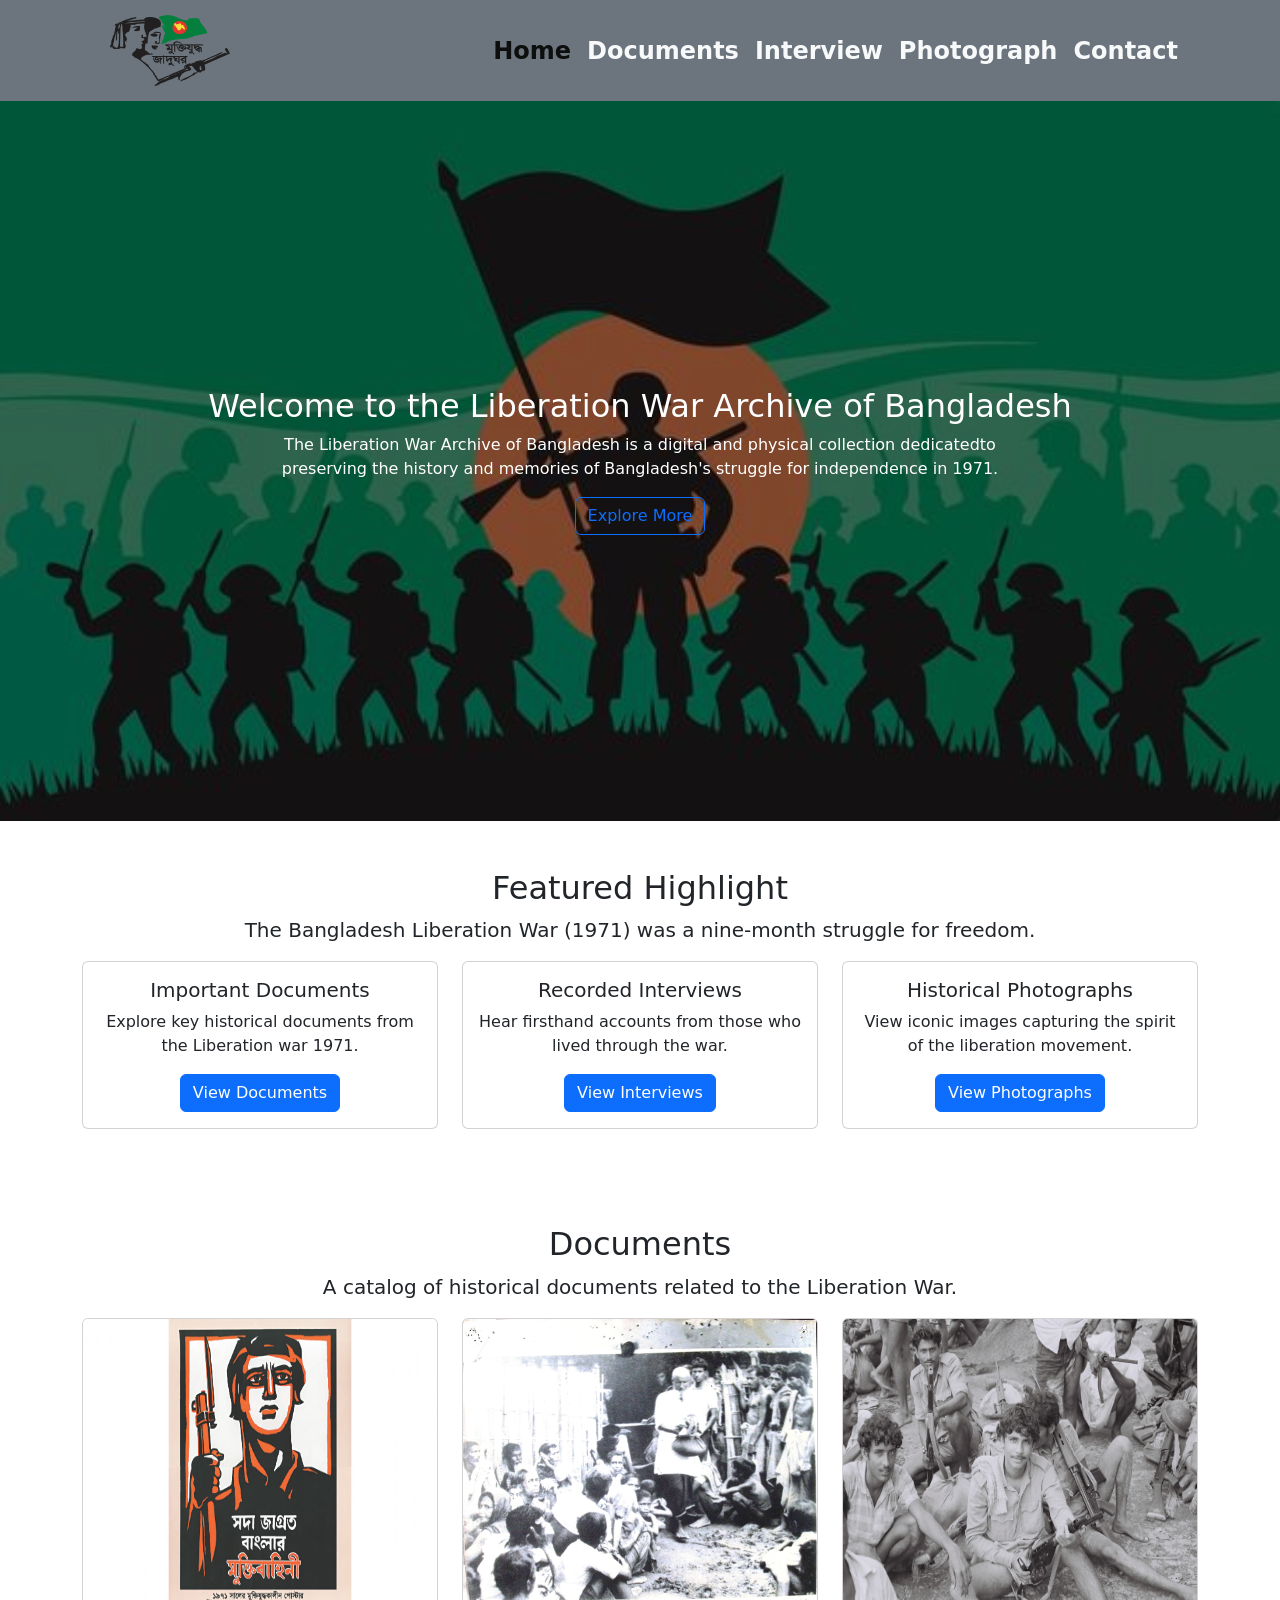
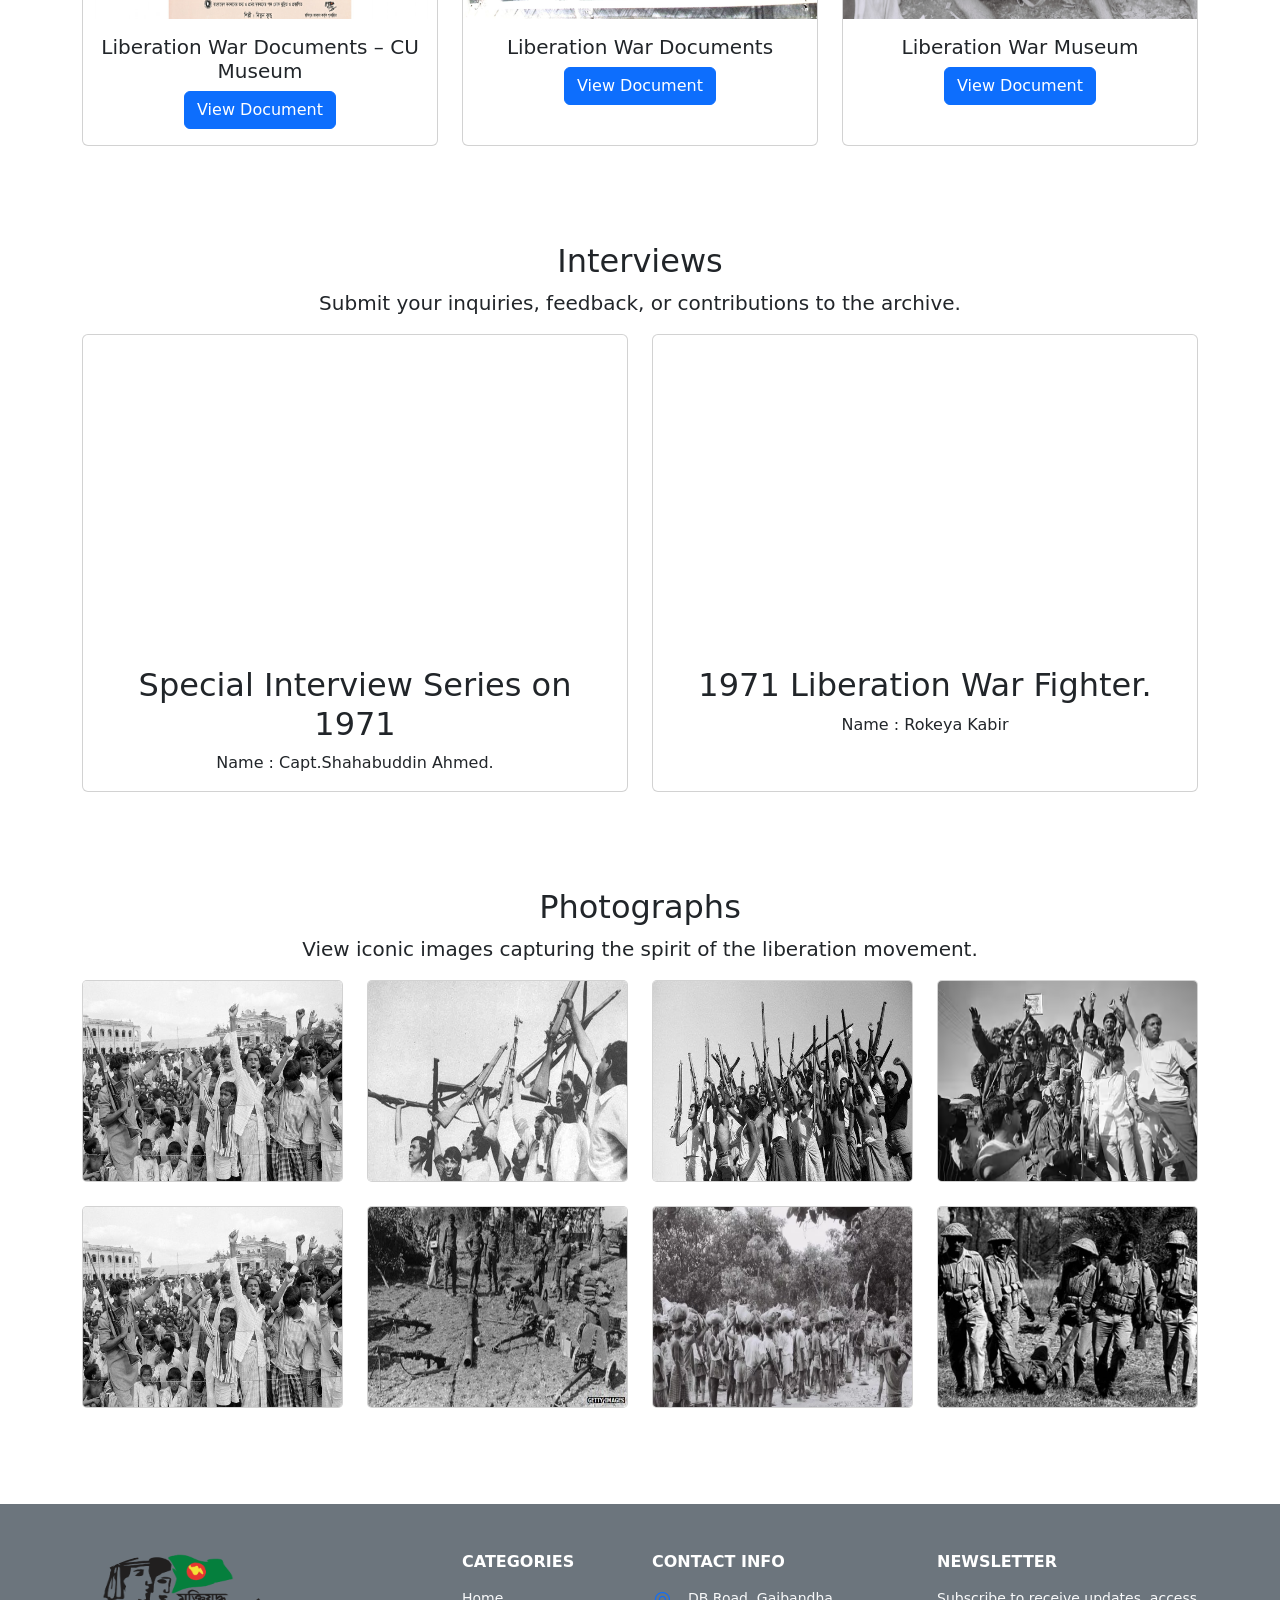
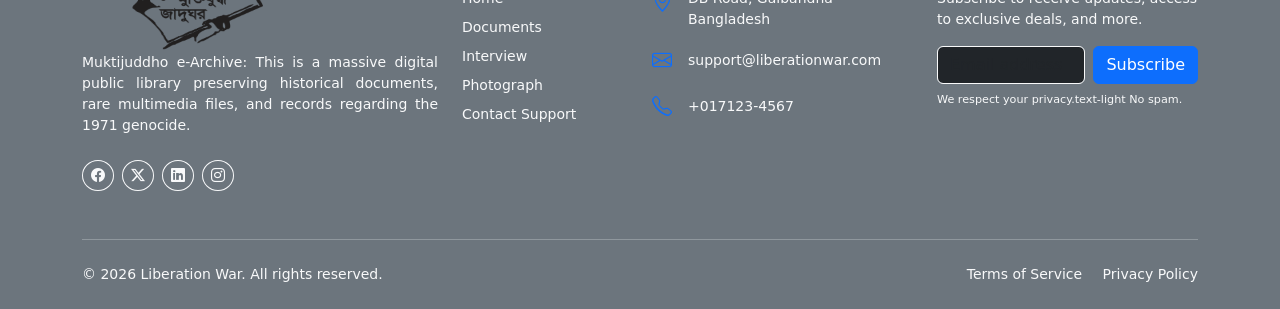
<file: index.html>
<!doctype html>
<html lang="en">
    <head>
        <meta charset="utf-8">
        <meta name="viewport" content="width=device-width, initial-scale=1">
        <title>Liberation War</title>
        <link
            href="https://cdn.jsdelivr.net/npm/bootstrap@5.3.8/dist/css/bootstrap.min.css"
            rel="stylesheet"
            integrity="sha384-sRIl4kxILFvY47J16cr9ZwB07vP4J8+LH7qKQnuqkuIAvNWLzeN8tE5YBujZqJLB"
            crossorigin="anonymous">

        <!-- custom css link here -->
        <link rel="stylesheet" href="assets/css/style.css">
        <!-- bs icon here -->
        <link rel="stylesheet"
            href="https://cdn.jsdelivr.net/npm/bootstrap-icons@1.13.1/font/bootstrap-icons.min.css">
    </head>
    <body>
        <header id="header-section" class="bg-secondary">
            <div class="container">
                <nav class="navbar navbar-expand-lg">
                    <div class="container">
                        <a class="navbar-brand" href="#"><img
                                src="assets/img/large-logo.png" alt></a>
                        <button class="navbar-toggler" type="button"
                            data-bs-toggle="collapse"
                            data-bs-target="#navbarNav"
                            aria-controls="navbarNav" aria-expanded="false"
                            aria-label="Toggle navigation">
                            <span class="navbar-toggler-icon"></span>
                        </button>
                        <div class="collapse navbar-collapse" id="navbarNav">
                            <ul class="navbar-nav ms-auto">
                                <li class="nav-item">
                                    <a class="nav-link active text-light fs-4"
                                        aria-current="page"
                                        href="index.html">Home</a>
                                </li>
                                <li class="nav-item">
                                    <a class="nav-link text-light fs-4"
                                        href="document.html">Documents</a>
                                </li>
                                <li class="nav-item">
                                    <a class="nav-link text-light fs-4"
                                        href="interview.html">Interview</a>
                                </li>
                                <li class="nav-item">
                                    <a class="nav-link text-light fs-4"
                                        href="photograph.html">Photograph</a>
                                </li>
                                <li class="nav-item">
                                    <a class="nav-link text-light fs-4"
                                        href="contact.html">Contact</a>
                                </li>

                            </ul>
                        </div>
                    </div>
                </nav>
            </div>
        </header>

        <main>
            <section id="banner" class="py-5">
                <div class="container-fluid">
                    <div class="text-center ">
                        <h2>Welcome to the Liberation War Archive of
                            Bangladesh</h2>
                        <p>The Liberation War Archive of Bangladesh is a digital
                            and physical collection dedicatedto <br> preserving
                            the history and memories of Bangladesh's struggle
                            for independence in 1971.</p>
                        <button class="btn btn-outline-primary">Explore
                            More</button>
                    </div>
                </div>
            </section>

            <section id="Heighlight" class="py-5">
                <div class="container">
                    <div class="heighllight-text text-center">
                        <h2>Featured Highlight</h2>
                        <p class="fs-5">The Bangladesh Liberation War (1971) was
                            a nine-month
                            struggle for freedom.</p>
                    </div>

                    <div class="row text-center">
                        <div class="col-md-4 col-sm-12 ">
                            <div class="card">
                                <div class="card-body">
                                    <h5 class="card-title">Important
                                        Documents</h5>
                                    <p class="card-text">Explore key historical
                                        documents from the
                                        Liberation war 1971.</p>
                                    <a href="#" class="btn btn-primary">View
                                        Documents</a>
                                </div>
                            </div>
                        </div>

                        <div class="col-md-4 col-sm-12 ">
                            <div class="card">
                                <div class="card-body">
                                    <h5 class="card-title">Recorded
                                        Interviews</h5>
                                    <p class="card-text">Hear firsthand accounts
                                        from those who lived through the
                                        war.</p>
                                    <a href="#" class="btn btn-primary">View
                                        Interviews</a>
                                </div>
                            </div>
                        </div>

                        <div class="col-md-4 col-sm-12 ">
                            <div class="card">
                                <div class="card-body">
                                    <h5 class="card-title">Historical
                                        Photographs</h5>
                                    <p class="card-text">View iconic images
                                        capturing the spirit of the liberation
                                        movement.</p>
                                    <a href="#" class="btn btn-primary">View
                                        Photographs</a>
                                </div>
                            </div>
                        </div>

                    </div>
                </div>

            </section>

            <section id="documents" class="py-5">
                <div class="container">
                    <div class="title-text text-center">
                        <h2>Documents</h2>
                        <p class="fs-5">A catalog of historical documents
                            related to the Liberation War.</p>
                    </div>

                    <div class="row text-center">
                        <div class="col-md-4 col-sm-12">
                            <div class="card h-100">
                                <img src="assets/img/document 1.jpg"
                                    class="card-img-top " alt="...">
                                <div class="card-body">
                                    <h5 class="card-title">Liberation War
                                        Documents – CU Museum</h5>

                                    <a href="#" class="btn btn-primary">View
                                        Document</a>
                                </div>
                            </div>
                        </div>

                        <div class="col-md-4 col-sm-12">
                            <div class="card h-100">
                                <img src="assets/img/document 5.jpg"
                                    class="card-img-top" alt="...">
                                <div class="card-body">
                                    <h5 class="card-title">Liberation War
                                        Documents </h5>

                                    <a href="#" class="btn btn-primary">View
                                        Document</a>
                                </div>
                            </div>
                        </div>

                        <div class="col-md-4 col-sm-12">
                            <div class="card h-100">
                                <img src="assets/img/document 4.jpg"
                                    class="card-img-top" alt="...">
                                <div class="card-body">
                                    <h5 class="card-title">Liberation War
                                        Museum</h5>

                                    <a href="#" class="btn btn-primary">View
                                        Document</a>
                                </div>
                            </div>
                        </div>

                    </div>
                </div>
            </section>

            <section id="interview" class="py-5">
                <div class="container">
                    <div class="title-text text-center">
                        <h2>Interviews</h2>
                        <p class="fs-5">Submit your inquiries, feedback, or
                            contributions to the archive.</p>
                    </div>
                    <div class="row text-center">
                        <div class="col-md-6 col-sm-12">
                            <div class="card h-100">
                                <iframe width="100%" height="315"
                                    src="https://www.youtube.com/embed/Cs9OM1GX6DQ?si=Rq0SPUa9O4jTwmBg"
                                    title="YouTube video player" frameborder="0"
                                    allow="accelerometer; autoplay; clipboard-write; encrypted-media; gyroscope; picture-in-picture; web-share"
                                    referrerpolicy="strict-origin-when-cross-origin"
                                    allowfullscreen></iframe>
                                <div class="card-body">
                                    <h2 class="card-title">Special Interview
                                        Series on 1971 </h2>
                                    <p class="card-text">Name : Capt.Shahabuddin
                                        Ahmed.</p>
                                </div>
                            </div>
                        </div>

                        <div class="col-md-6 col-sm-12">
                            <div class="card h-100">
                                <iframe width="100%" height="315"
                                    src="https://www.youtube.com/embed/HtewgndJ0eA?si=WBAUYWG4IhMdCX6J"
                                    title="YouTube video player" frameborder="0"
                                    allow="accelerometer; autoplay; clipboard-write; encrypted-media; gyroscope; picture-in-picture; web-share"
                                    referrerpolicy="strict-origin-when-cross-origin"
                                    allowfullscreen></iframe>
                                <div class="card-body">
                                    <h2 class="card-title">1971 Liberation War
                                        Fighter. </h2>
                                    <p class="card-text">Name : Rokeya Kabir</p>
                                </div>
                            </div>
                        </div>

                    </div>
                </div>
            </section>

            <section id="photograph" class="py-5">
                <div class="container">
                    <div class="title-text text-center">
                        <h2>Photographs</h2>
                        <p class="fs-5">View iconic images capturing the spirit
                            of the liberation movement.</p>
                    </div>

                    <div class="row gy-4">
                        <div class="col-md-3 col-sm-12">
                            <div class="card card-img">
                                <img src="assets/img/photo 1.jpg" alt>
                            </div>
                        </div>

                        <div class="col-md-3 col-sm-12">
                            <div class="card card-img">
                                <img src="assets/img/photo 2.jpg" alt>
                            </div>
                        </div>


                        <div class="col-md-3 col-sm-12">
                            <div class="card card-img">
                                <img src="assets/img/photo 3.jpeg" alt>
                            </div>
                        </div>


                        <div class="col-md-3 col-sm-12">
                            <div class="card card-img">
                                <img src="assets/img/photo 4.avif" alt>
                            </div>
                        </div>



                        <div class="col-md-3 col-sm-12">
                            <div class="card card-img">
                                <img src="assets/img/photo 5.jpg" alt>
                            </div>
                        </div>



                        <div class="col-md-3 col-sm-12">
                            <div class="card card-img">
                                <img src="assets/img/photo 6.jpg" alt>
                            </div>
                        </div>



                        <div class="col-md-3 col-sm-12">
                            <div class="card card-img">
                                <img src="assets/img/photo 7.webp" alt>
                            </div>
                        </div>



                        <div class="col-md-3 col-sm-12">
                            <div class="card card-img">
                                <img src="assets/img/photo 8.jpg" alt>
                            </div>
                        </div>
                    </div>

                </div>

            </section>

        </main>

        <!-- Big Custom Footer -->
        <footer class="bg-secondary text-light pt-5 pb-4 mt-5">
            <div class="container">
                <div class="row gy-5">

                    <!-- Column 1: Brand & About -->
                    <div class="col-lg-4 col-md-6">
                        <img src="assets/img/large-logo.png" alt>
                        <p class="text-light small mb-4 "
                            style="text-align: justify;">Muktijuddho e-Archive:
                            This is a massive digital public library preserving
                            historical documents, rare multimedia files, and
                            records regarding the 1971 genocide.</p>
                        <div class="d-flex gap-2">
                            <a href="#"
                                class="btn btn-sm btn-outline-light rounded-circle"><i
                                    class="bi bi-facebook"></i></a>
                            <a href="#"
                                class="btn btn-sm btn-outline-light rounded-circle"><i
                                    class="bi bi-twitter-x"></i></a>
                            <a href="#"
                                class="btn btn-sm btn-outline-light rounded-circle"><i
                                    class="bi bi-linkedin"></i></a>
                            <a href="#"
                                class="btn btn-sm btn-outline-light rounded-circle"><i
                                    class="bi bi-instagram"></i></a>
                        </div>
                    </div>

                    <!-- Column 2: Quick Links -->
                    <div class="col-lg-2 col-md-6">
                        <h6
                            class="text-white mb-3 text-uppercase fw-bold tracking-wide">Categories</h6>
                        <ul
                            class="list-unstyled small text-light d-flex flex-column gap-2">
                            <li><a href="#"
                                    class="text-light text-decoration-none hover-white transition-all">Home</a></li>
                            <li><a href="#"
                                    class="text-light text-decoration-none hover-white transition-all">Documents</a></li>
                            <li><a href="#"
                                    class="text-light text-decoration-none hover-white transition-all">Interview</a></li>
                            <li><a href="#"
                                    class="text-light text-decoration-none hover-white transition-all">Photograph</a></li>
                            <li><a href="#"
                                    class="text-light text-decoration-none hover-white transition-all">Contact
                                    Support</a></li>
                        </ul>
                    </div>

                    <!-- Column 3: Contact Info -->
                    <div class="col-lg-3 col-md-6">
                        <h6
                            class="text-white mb-3 text-uppercase fw-bold tracking-wide">Contact
                            Info</h6>
                        <ul
                            class="list-unstyled small text-light d-flex flex-column gap-3">
                            <li class="d-flex gap-3 align-items-start">
                                <i class="bi bi-geo-alt fs-5 text-primary"></i>
                                <span>DB Road, Gaibandha<br>Bangladesh
                                </span>
                            </li>
                            <li class="d-flex gap-3 align-items-center">
                                <i class="bi bi-envelope fs-5 text-primary"></i>
                                <span>support@liberationwar.com</span>
                            </li>
                            <li class="d-flex gap-3 align-items-center">
                                <i
                                    class="bi bi-telephone fs-5 text-primary"></i>
                                <span>+017123-4567</span>
                            </li>
                        </ul>
                    </div>

                    <!-- Column 4: Newsletter -->
                    <div class="col-lg-3 col-md-6">
                        <h6
                            class="text-white mb-3 text-uppercase fw-bold tracking-wide">Newsletter</h6>
                        <p class="text-light small mb-3">Subscribe to
                            receive updates, access to exclusive deals, and
                            more.</p>
                        <form class="d-flex gap-2">
                            <input type="email"
                                class="form-control bg-dark text-light border-light"
                                placeholder="Email address" required>
                            <button class="btn btn-primary"
                                type="submit">Subscribe</button>
                        </form>
                        <div class="form-text text-light mt-2"
                            style="font-size: 0.7rem;">We respect your
                            privacy.text-light
                            No spam.</div>
                    </div>

                </div>

                <!-- Simple Footer Copyright -->
                <hr class="border-light mt-5 mb-4">
                <div class="row align-items-center">
                    <div
                        class="col-md-6 text-center text-md-start small text-light mb-3 mb-md-0">
                        &copy; 2026 Liberation War. All rights reserved.
                    </div>
                    <div class="col-md-6 text-center text-md-end small">
                        <a href="#"
                            class="text-light text-decoration-none me-3 hover-white">Terms
                            of Service</a>
                        <a href="#"
                            class="text-light text-decoration-none hover-white">Privacy
                            Policy</a>
                    </div>
                </div>
            </div>
        </footer>

        <script
            src="https://cdn.jsdelivr.net/npm/bootstrap@5.3.8/dist/js/bootstrap.bundle.min.js"
            integrity="sha384-FKyoEForCGlyvwx9Hj09JcYn3nv7wiPVlz7YYwJrWVcXK/BmnVDxM+D2scQbITxI"
            crossorigin="anonymous"></script>
    </body>
</html>
</file>
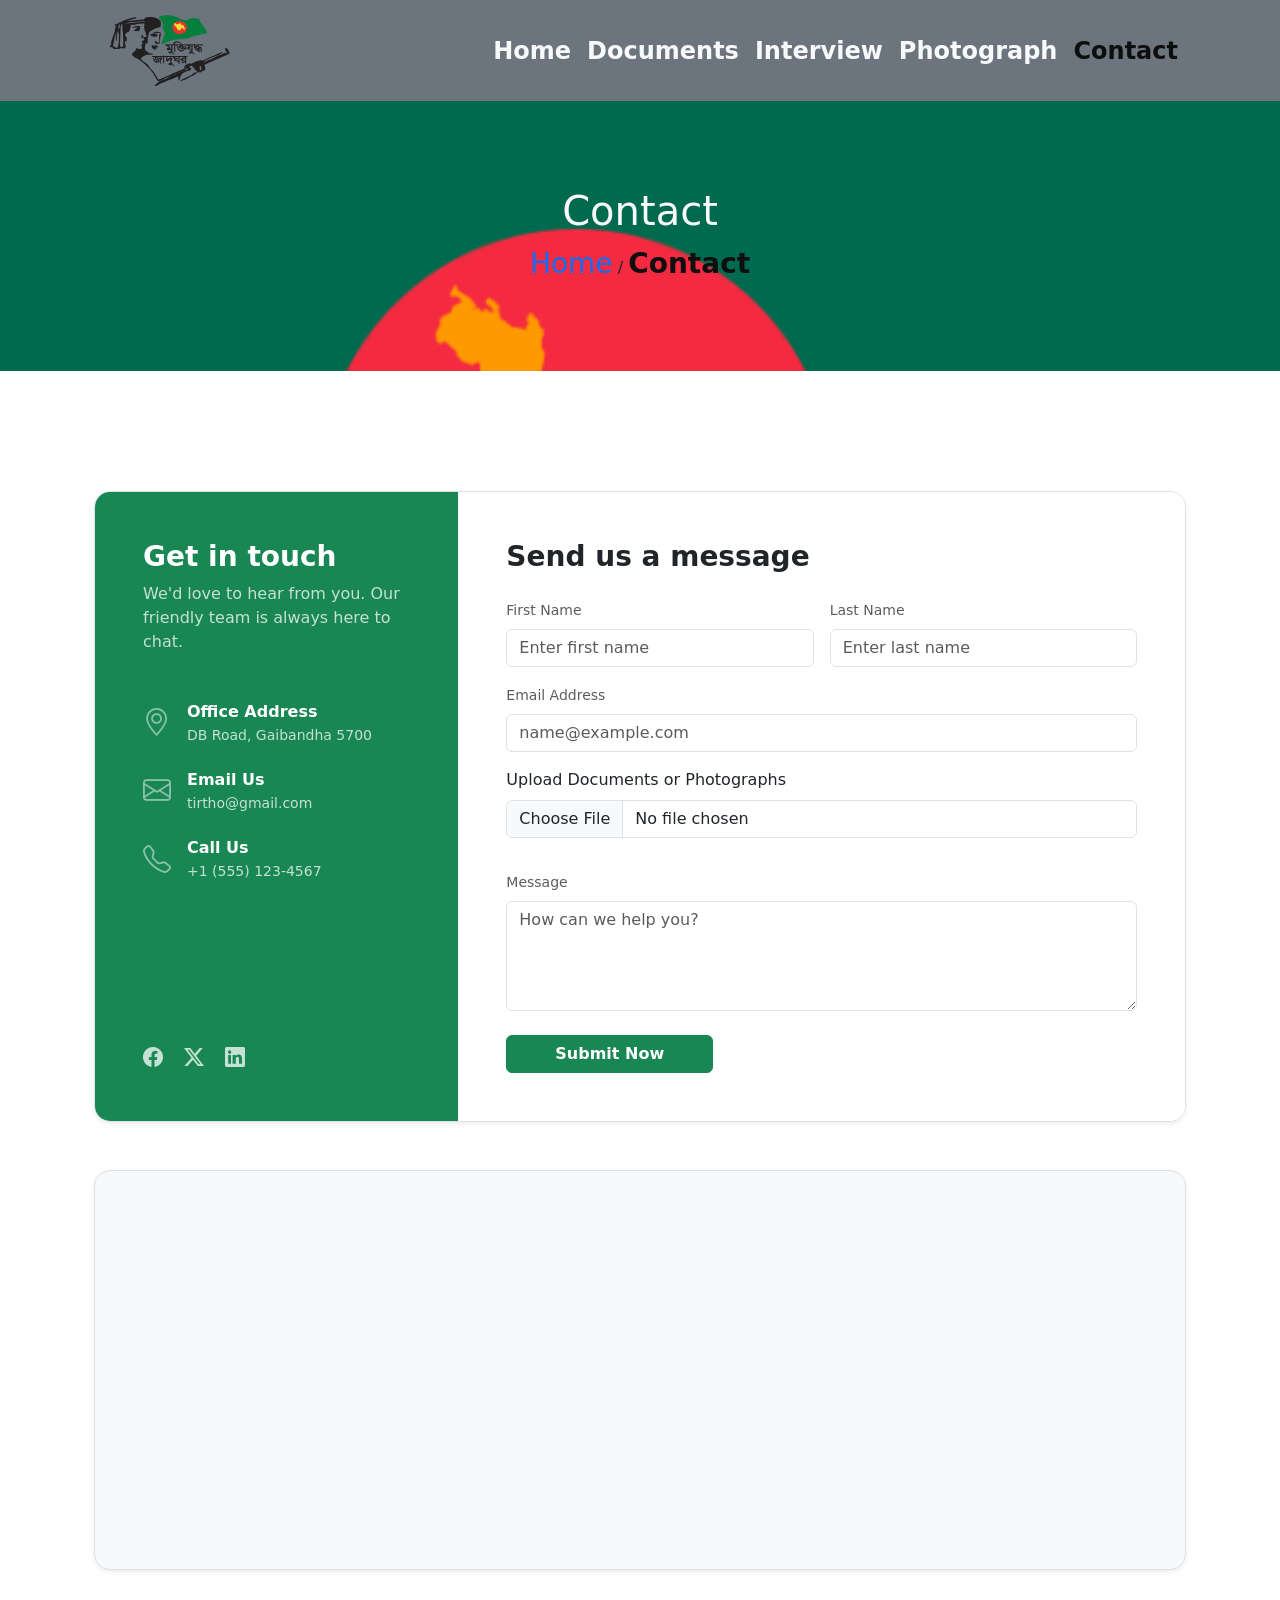
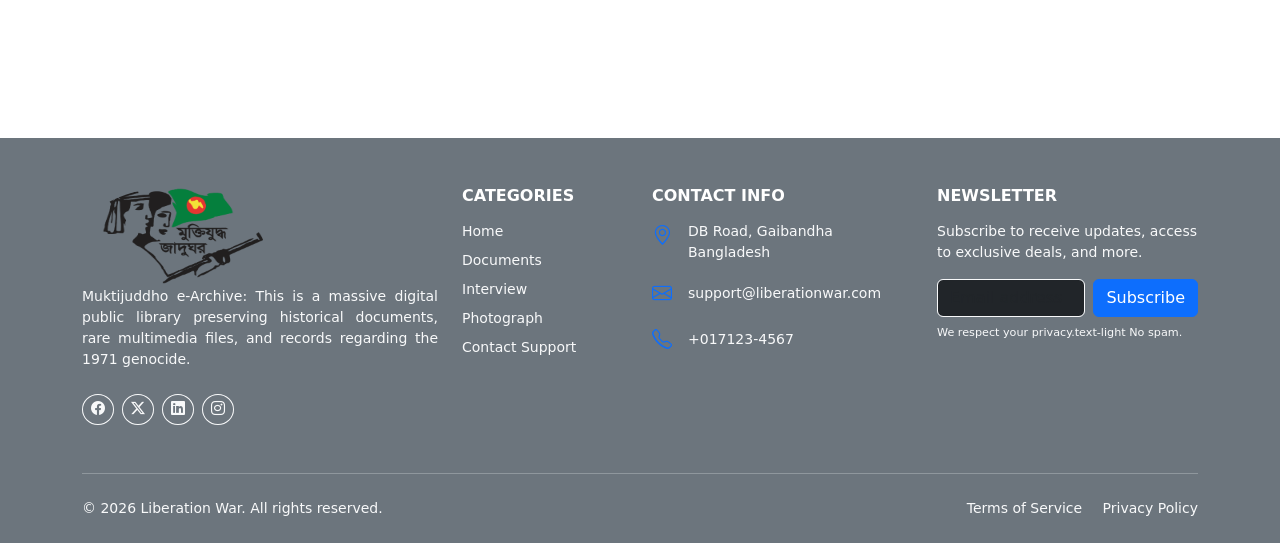
<file: contact.html>
<!doctype html>
<html lang="en">
    <head>
        <meta charset="utf-8">
        <meta name="viewport" content="width=device-width, initial-scale=1">
        <title>Liberation War</title>
        <link
            href="https://cdn.jsdelivr.net/npm/bootstrap@5.3.8/dist/css/bootstrap.min.css"
            rel="stylesheet"
            integrity="sha384-sRIl4kxILFvY47J16cr9ZwB07vP4J8+LH7qKQnuqkuIAvNWLzeN8tE5YBujZqJLB"
            crossorigin="anonymous">

        <!-- custom css link here -->
        <link rel="stylesheet" href="assets/css/style.css">
        <!-- bs icon here -->
        <link rel="stylesheet"
            href="https://cdn.jsdelivr.net/npm/bootstrap-icons@1.13.1/font/bootstrap-icons.min.css">
    </head>
    <body>
        <header id="header-section" class="bg-secondary">
            <div class="container">
                <nav class="navbar navbar-expand-lg">
                    <div class="container">
                        <a class="navbar-brand" href="#"><img
                                src="assets/img/large-logo.png" alt></a>
                        <button class="navbar-toggler" type="button"
                            data-bs-toggle="collapse"
                            data-bs-target="#navbarNav"
                            aria-controls="navbarNav" aria-expanded="false"
                            aria-label="Toggle navigation">
                            <span class="navbar-toggler-icon"></span>
                        </button>
                        <div class="collapse navbar-collapse" id="navbarNav">
                            <ul class="navbar-nav ms-auto">
                                <li class="nav-item">
                                    <a class="nav-link  text-light fs-4"
                                        aria-current="page"
                                        href="index.html">Home</a>
                                </li>
                                <li class="nav-item">
                                    <a class="nav-link text-light fs-4"
                                        href="document.html">Documents</a>
                                </li>
                                <li class="nav-item">
                                    <a class="nav-link text-light fs-4"
                                        href="interview.html">Interview</a>
                                </li>
                                <li class="nav-item">
                                    <a class="nav-link text-light fs-4"
                                        href="photograph.html">Photograph</a>
                                </li>
                                <li class="nav-item">
                                    <a class="nav-link text-light fs-4 active"
                                        href="contact.html">Contact</a>
                                </li>

                            </ul>
                        </div>
                    </div>
                </nav>
            </div>
        </header>

        <main>
            <section id="breadcumb">
                <div class="text-center align-items-center">
                    <h2 class="text-light fs-1">Contact</h2>
                    <a href="index.html"
                        class="text-decoration-none fs-3 ">Home</a>
                    <span>/</span> <a href="contact.html"
                        class="text-decoration-none fs-3 active">Contact</a>
                </div>
            </section>

            <section id="contact" class="py-5">
                <div class="container">
                    <!-- Contact Split Form & Info Section -->
                    <section class="py-5">
                        <div class="container py-4">
                            <!-- Main Contact Card -->
                            <div
                                class="row g-0 rounded-4 shadow-sm overflow-hidden border">

                                <!-- Left Info Panel -->
                                <div
                                    class="col-lg-4 bg-success text-white p-5 d-flex flex-column justify-content-between">
                                    <div>
                                        <h3 class="fw-bold mb-2">Get in
                                            touch</h3>
                                        <p class="opacity-75 mb-5">We'd love to
                                            hear from you. Our friendly team is
                                            always here to chat.</p>

                                        <div
                                            class="d-flex align-items-center gap-3 mb-4">
                                            <i
                                                class="bi bi-geo-alt fs-3 text-light opacity-50"></i>
                                            <div>
                                                <h6 class="mb-1 fw-bold">Office
                                                    Address</h6>
                                                <p
                                                    class="mb-0 opacity-75 small">DB
                                                    Road, Gaibandha 5700</p>
                                            </div>
                                        </div>

                                        <div
                                            class="d-flex align-items-center gap-3 mb-4">
                                            <i
                                                class="bi bi-envelope fs-3 text-light opacity-50"></i>
                                            <div>
                                                <h6 class="mb-1 fw-bold">Email
                                                    Us</h6>
                                                <p
                                                    class="mb-0 opacity-75 small">tirtho@gmail.com</p>
                                            </div>
                                        </div>

                                        <div
                                            class="d-flex align-items-center gap-3">
                                            <i
                                                class="bi bi-telephone fs-3 text-light opacity-50"></i>
                                            <div>
                                                <h6 class="mb-1 fw-bold">Call
                                                    Us</h6>
                                                <p
                                                    class="mb-0 opacity-75 small">+1
                                                    (555) 123-4567</p>
                                            </div>
                                        </div>
                                    </div>

                                    <!-- Socials -->
                                    <div class="mt-5">
                                        <a href="#"
                                            class="text-white me-3 fs-5 opacity-75 hover-opacity-100 transition-all"><i
                                                class="bi bi-facebook"></i></a>
                                        <a href="#"
                                            class="text-white me-3 fs-5 opacity-75 hover-opacity-100 transition-all"><i
                                                class="bi bi-twitter-x"></i></a>
                                        <a href="#"
                                            class="text-white fs-5 opacity-75 hover-opacity-100 transition-all"><i
                                                class="bi bi-linkedin"></i></a>
                                    </div>
                                </div>

                                <!-- Right Form Panel -->
                                <div class="col-lg-8 bg-white p-5">
                                    <h3 class="fw-bold mb-4">Send us a
                                        message</h3>
                                    <form id="contactForm">
                                        <div class="row g-3">
                                            <div class="col-md-6">
                                                <label
                                                    class="form-label small fw-medium text-muted">First
                                                    Name</label>
                                                <input type="text"
                                                    class="form-control"
                                                    placeholder="Enter first name"
                                                    required>
                                            </div>
                                            <div class="col-md-6">
                                                <label
                                                    class="form-label small fw-medium text-muted">Last
                                                    Name</label>
                                                <input type="text"
                                                    class="form-control"
                                                    placeholder="Enter last name"
                                                    required>
                                            </div>
                                            <div class="col-12">
                                                <label
                                                    class="form-label small fw-medium text-muted">Email
                                                    Address</label>
                                                <input type="email"
                                                    class="form-control"
                                                    placeholder="name@example.com"
                                                    required>
                                            </div>

                                            <div class="mb-3">
                                                <label for="formFile"
                                                    class="form-label">Upload Documents or Photographs</label>
                                                <input class="form-control"
                                                    type="file" id="formFile">
                                            </div>
                                            <div class="col-12">
                                                <label
                                                    class="form-label small fw-medium text-muted">Message</label>
                                                <textarea class="form-control"
                                                    rows="4"
                                                    placeholder="How can we help you?"
                                                    required></textarea>
                                            </div>
                                            <div class="col-12 mt-4">
                                                <button type="submit"
                                                    class="btn btn-success px-5 fw-bold">Submit Now</button>
                                            </div>
                                        </div>
                                    </form>
                                </div>
                            </div>

                            <!-- Full Width Map Embed -->
                            <div
                                class="rounded-4 overflow-hidden shadow-sm mt-5 border bg-light"
                                style="height: 400px;">
                                <iframe src="https://www.google.com/maps/embed?pb=!1m18!1m12!1m3!1d3606.221535463079!2d89.54440927605737!3d25.330346126293513!2m3!1f0!2f0!3f0!3m2!1i1024!2i768!4f13.1!3m3!1m2!1s0x39fd22d586b98c85%3A0x8906ee067aec1171!2sD.B.%20Rd%2C%20Gaibanda!5e0!3m2!1sen!2sbd!4v1783718472050!5m2!1sen!2sbd" width="100%git" height="450" style="border:0;" allowfullscreen="" loading="lazy" referrerpolicy="strict-origin-when-cross-origin"></iframe>
                            </div>
                        </div>
                    </section>

                </div>
            </section>
        </main>

        <!-- Big Custom Footer -->
        <footer class="bg-secondary text-light pt-5 pb-4 mt-5">
            <div class="container">
                <div class="row gy-5">

                    <!-- Column 1: Brand & About -->
                    <div class="col-lg-4 col-md-6">
                        <img src="assets/img/large-logo.png" alt>
                        <p class="text-light small mb-4 "
                            style="text-align: justify;">Muktijuddho e-Archive:
                            This is a massive digital public library preserving
                            historical documents, rare multimedia files, and
                            records regarding the 1971 genocide.</p>
                        <div class="d-flex gap-2">
                            <a href="#"
                                class="btn btn-sm btn-outline-light rounded-circle"><i
                                    class="bi bi-facebook"></i></a>
                            <a href="#"
                                class="btn btn-sm btn-outline-light rounded-circle"><i
                                    class="bi bi-twitter-x"></i></a>
                            <a href="#"
                                class="btn btn-sm btn-outline-light rounded-circle"><i
                                    class="bi bi-linkedin"></i></a>
                            <a href="#"
                                class="btn btn-sm btn-outline-light rounded-circle"><i
                                    class="bi bi-instagram"></i></a>
                        </div>
                    </div>

                    <!-- Column 2: Quick Links -->
                    <div class="col-lg-2 col-md-6">
                        <h6
                            class="text-white mb-3 text-uppercase fw-bold tracking-wide">Categories</h6>
                        <ul
                            class="list-unstyled small text-light d-flex flex-column gap-2">
                            <li><a href="#"
                                    class="text-light text-decoration-none hover-white transition-all">Home</a></li>
                            <li><a href="#"
                                    class="text-light text-decoration-none hover-white transition-all">Documents</a></li>
                            <li><a href="#"
                                    class="text-light text-decoration-none hover-white transition-all">Interview</a></li>
                            <li><a href="#"
                                    class="text-light text-decoration-none hover-white transition-all">Photograph</a></li>
                            <li><a href="#"
                                    class="text-light text-decoration-none hover-white transition-all">Contact
                                    Support</a></li>
                        </ul>
                    </div>

                    <!-- Column 3: Contact Info -->
                    <div class="col-lg-3 col-md-6">
                        <h6
                            class="text-white mb-3 text-uppercase fw-bold tracking-wide">Contact
                            Info</h6>
                        <ul
                            class="list-unstyled small text-light d-flex flex-column gap-3">
                            <li class="d-flex gap-3 align-items-start">
                                <i class="bi bi-geo-alt fs-5 text-primary"></i>
                                <span>DB Road, Gaibandha<br>Bangladesh
                                </span>
                            </li>
                            <li class="d-flex gap-3 align-items-center">
                                <i class="bi bi-envelope fs-5 text-primary"></i>
                                <span>support@liberationwar.com</span>
                            </li>
                            <li class="d-flex gap-3 align-items-center">
                                <i
                                    class="bi bi-telephone fs-5 text-primary"></i>
                                <span>+017123-4567</span>
                            </li>
                        </ul>
                    </div>

                    <!-- Column 4: Newsletter -->
                    <div class="col-lg-3 col-md-6">
                        <h6
                            class="text-white mb-3 text-uppercase fw-bold tracking-wide">Newsletter</h6>
                        <p class="text-light small mb-3">Subscribe to
                            receive updates, access to exclusive deals, and
                            more.</p>
                        <form class="d-flex gap-2">
                            <input type="email"
                                class="form-control bg-dark text-light border-light"
                                placeholder="Email address" required>
                            <button class="btn btn-primary"
                                type="submit">Subscribe</button>
                        </form>
                        <div class="form-text text-light mt-2"
                            style="font-size: 0.7rem;">We respect your
                            privacy.text-light
                            No spam.</div>
                    </div>

                </div>

                <!-- Simple Footer Copyright -->
                <hr class="border-light mt-5 mb-4">
                <div class="row align-items-center">
                    <div
                        class="col-md-6 text-center text-md-start small text-light mb-3 mb-md-0">
                        &copy; 2026 Liberation War. All rights reserved.
                    </div>
                    <div class="col-md-6 text-center text-md-end small">
                        <a href="#"
                            class="text-light text-decoration-none me-3 hover-white">Terms
                            of Service</a>
                        <a href="#"
                            class="text-light text-decoration-none hover-white">Privacy
                            Policy</a>
                    </div>
                </div>
            </div>
        </footer>

        <script
            src="https://cdn.jsdelivr.net/npm/bootstrap@5.3.8/dist/js/bootstrap.bundle.min.js"
            integrity="sha384-FKyoEForCGlyvwx9Hj09JcYn3nv7wiPVlz7YYwJrWVcXK/BmnVDxM+D2scQbITxI"
            crossorigin="anonymous"></script>
    </body>
</html>
</file>
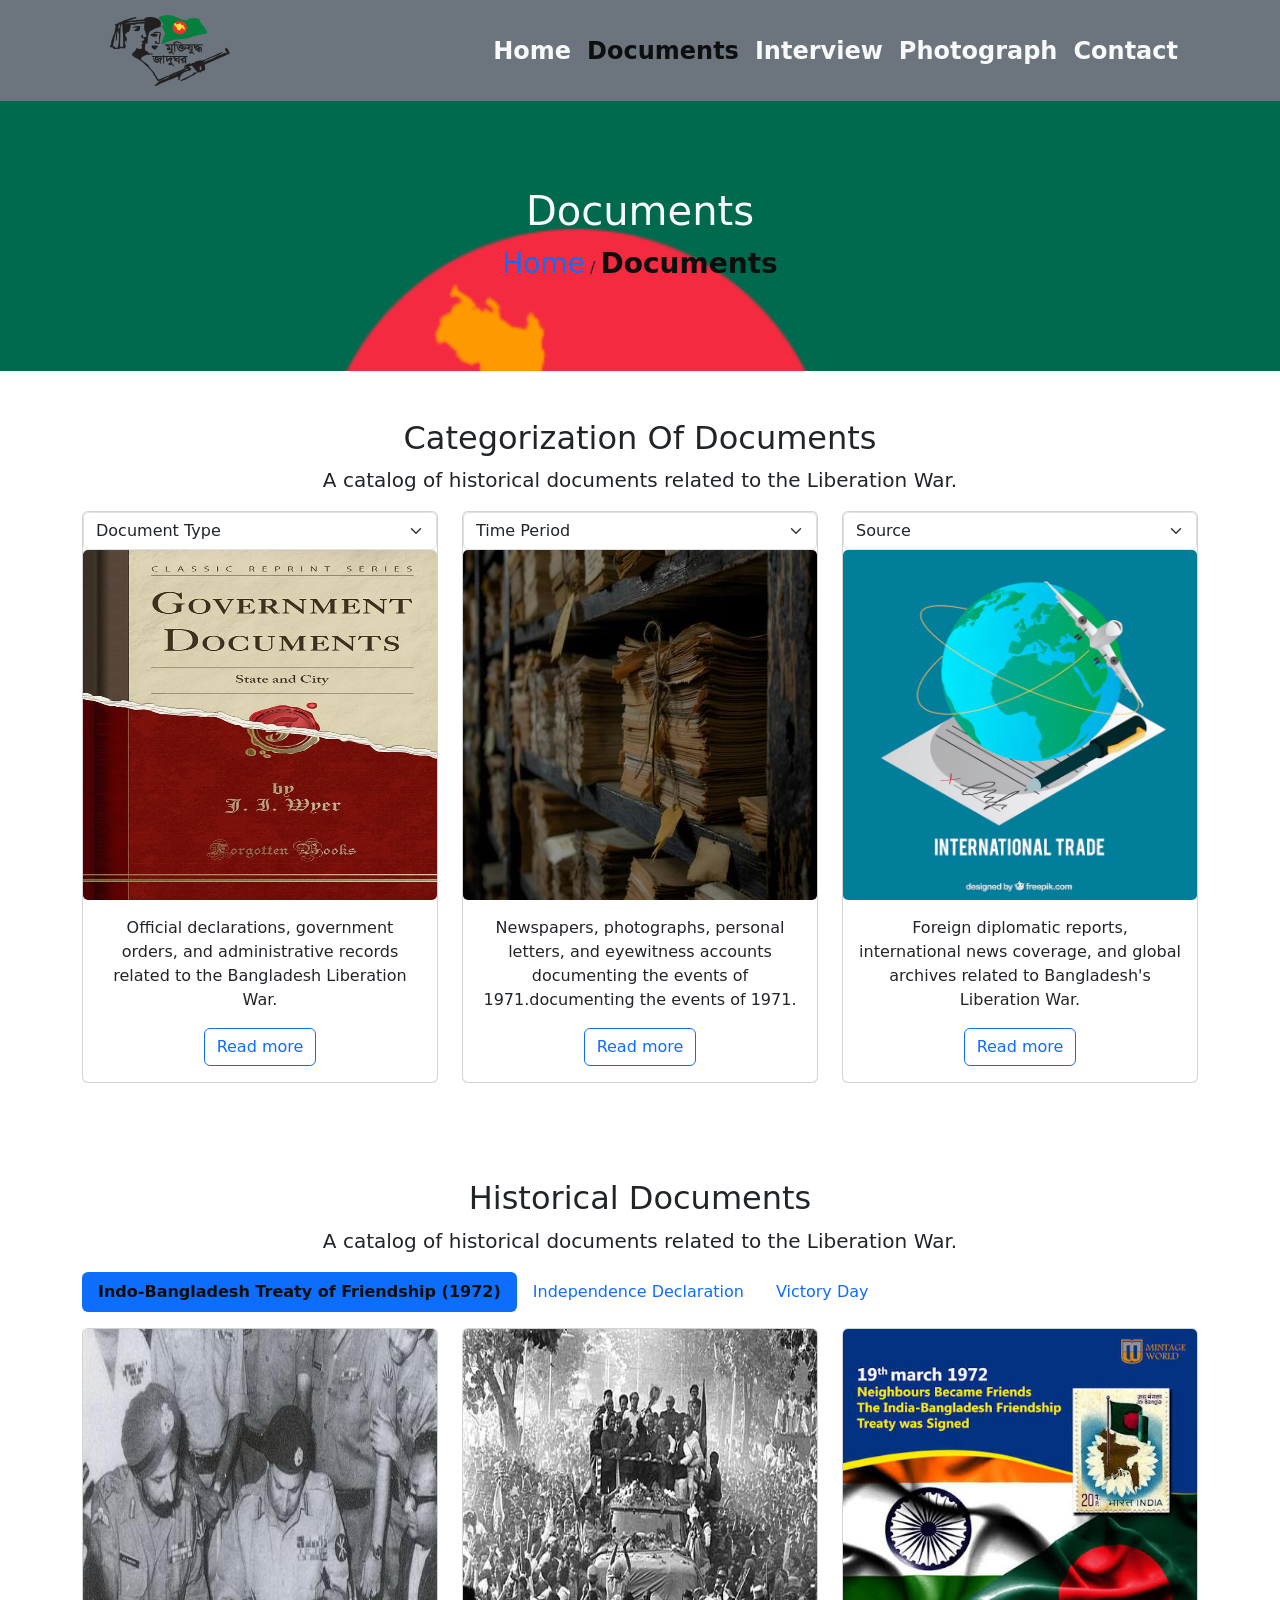
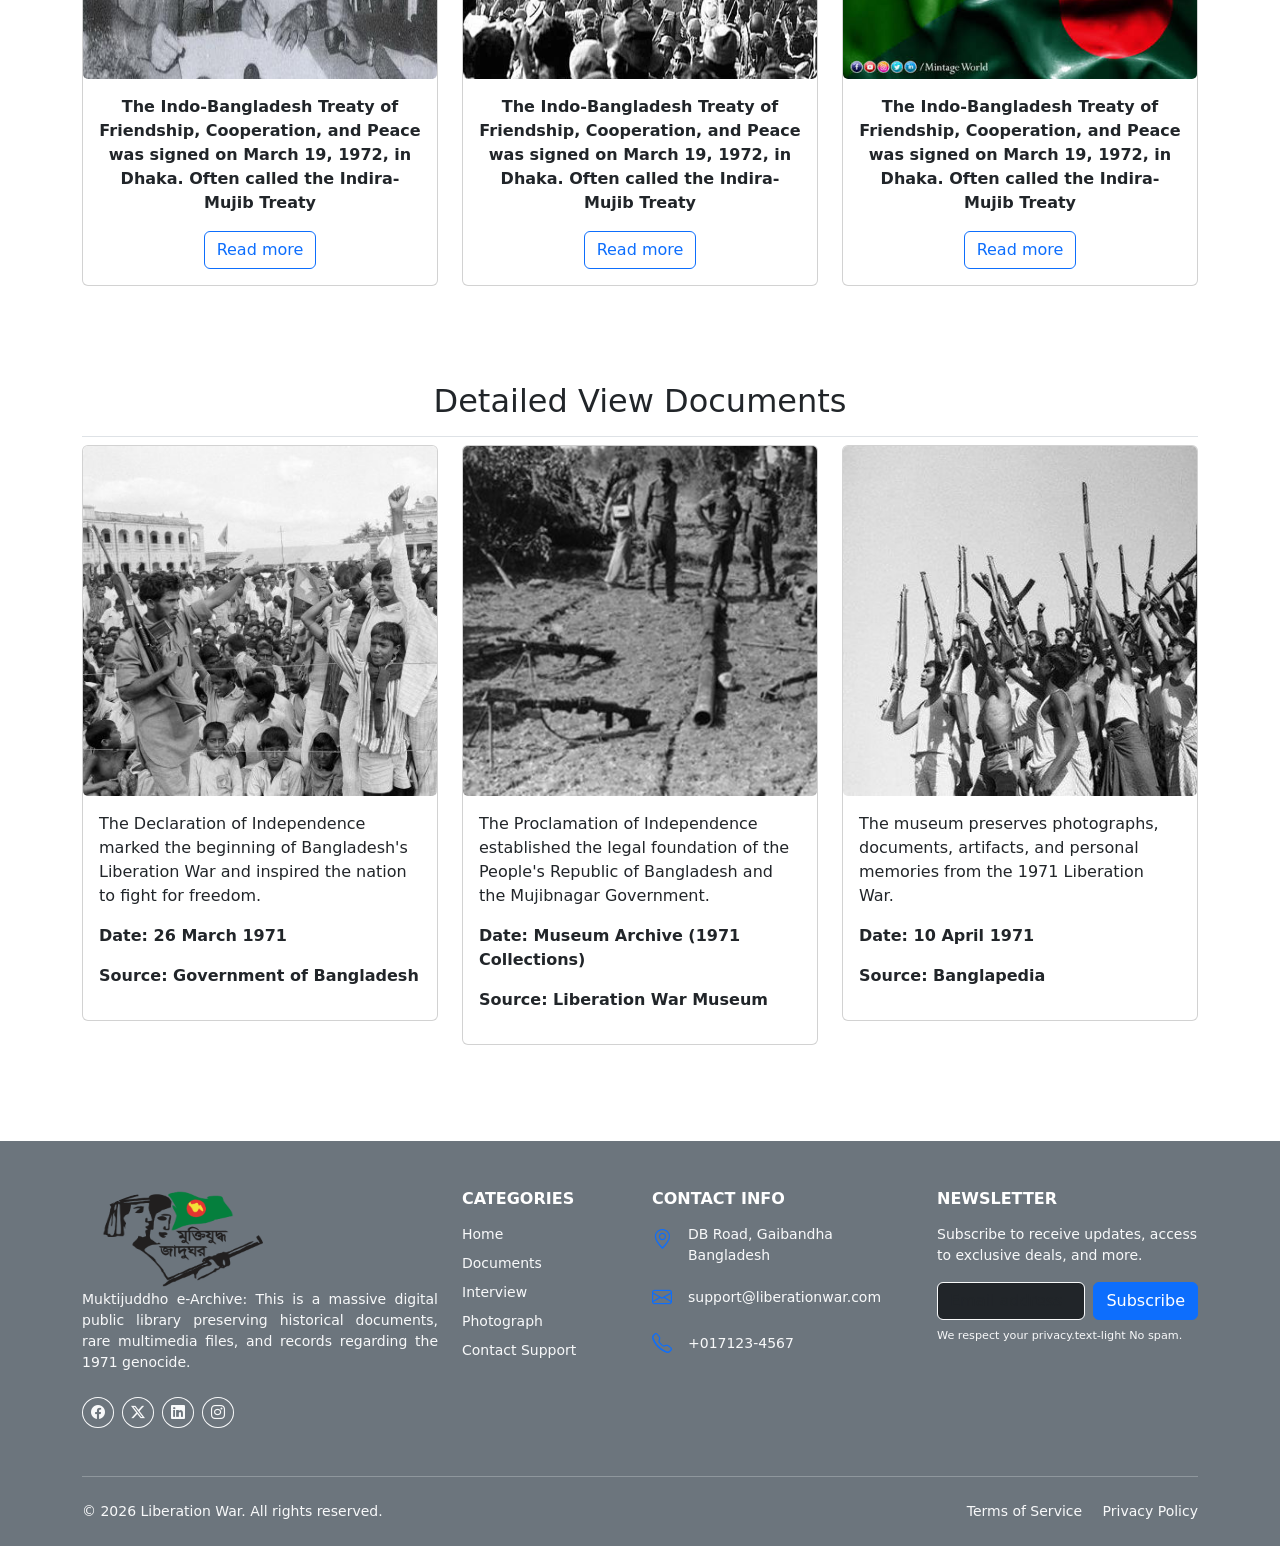
<file: document.html>
<!doctype html>
<html lang="en">
    <head>
        <meta charset="utf-8">
        <meta name="viewport" content="width=device-width, initial-scale=1">
        <title>Liberation War</title>
        <link
            href="https://cdn.jsdelivr.net/npm/bootstrap@5.3.8/dist/css/bootstrap.min.css"
            rel="stylesheet"
            integrity="sha384-sRIl4kxILFvY47J16cr9ZwB07vP4J8+LH7qKQnuqkuIAvNWLzeN8tE5YBujZqJLB"
            crossorigin="anonymous">

        <!-- custom css link here -->
        <link rel="stylesheet" href="assets/css/style.css">
        <!-- bs icon here -->
        <link rel="stylesheet"
            href="https://cdn.jsdelivr.net/npm/bootstrap-icons@1.13.1/font/bootstrap-icons.min.css">
    </head>
    <body>
        <header id="header-section" class="bg-secondary">
            <div class="container">
                <nav class="navbar navbar-expand-lg">
                    <div class="container">
                        <a class="navbar-brand" href="#"><img
                                src="assets/img/large-logo.png" alt></a>
                        <button class="navbar-toggler" type="button"
                            data-bs-toggle="collapse"
                            data-bs-target="#navbarNav"
                            aria-controls="navbarNav" aria-expanded="false"
                            aria-label="Toggle navigation">
                            <span class="navbar-toggler-icon"></span>
                        </button>
                        <div class="collapse navbar-collapse" id="navbarNav">
                            <ul class="navbar-nav ms-auto">
                                <li class="nav-item">
                                    <a class="nav-link  text-light fs-4"
                                        aria-current="page"
                                        href="index.html">Home</a>
                                </li>
                                <li class="nav-item">
                                    <a class="nav-link text-light fs-4 active"
                                        href="document.html">Documents</a>
                                </li>
                                <li class="nav-item">
                                    <a class="nav-link text-light fs-4"
                                        href="interview.html">Interview</a>
                                </li>
                                <li class="nav-item">
                                    <a class="nav-link text-light fs-4"
                                        href="photograph.html">Photograph</a>
                                </li>
                                <li class="nav-item">
                                    <a class="nav-link text-light fs-4"
                                        href="contact.html">Contact</a>
                                </li>

                            </ul>
                        </div>
                    </div>
                </nav>
            </div>
        </header>

        <main>
            <section id="breadcumb">
                <div class="text-center align-items-center">
                    <h2 class="text-light fs-1">Documents</h2>
                    <a href="index.html"
                        class="text-decoration-none fs-3 ">Home</a>
                    <span>/</span> <a href="document.html"
                        class="text-decoration-none fs-3 active">Documents</a>
                </div>
            </section>

            <section id="categorigation" class="py-5">
                <div class="container">
                    <div class="title-text text-center">
                        <h2>Categorization Of Documents</h2>
                        <p class="fs-5">A catalog of historical documents
                            related to the Liberation War.</p>
                    </div>

                    <div class="row text-center">
                        <div class="col-md-4 col-sm-12">
                            <div class="card">
                                <select class="form-select"
                                    aria-label="Default select example">
                                    <option selected>Document Type</option>
                                    <option value="1">Government
                                        Documents</option>
                                    <option value="2">Historical
                                        Records</option>
                                    <option value="3">International
                                        Documents</option>
                                </select>
                                <div class="card-img">
                                    <img
                                        src="assets/img/Government Documents.jpg"
                                        alt class="w-100">
                                </div>
                                <div class="card-body">
                                    <p>Official declarations, government orders,
                                        and administrative records related to
                                        the Bangladesh Liberation War.</p>

                                    <a href
                                        class="btn btn-outline-primary">Read
                                        more</a>
                                </div>
                            </div>
                        </div>

                        <div class="col-md-4 col-sm-12">
                            <div class="card">
                                <select class="form-select"
                                    aria-label="Default select example">
                                    <option selected>Time Period</option>
                                    <option value="1">Before 1971</option>
                                    <option value="2">During 1971</option>
                                    <option value="3">After 1971</option>
                                </select>
                                <div class="card-img">
                                    <img
                                        src="assets/img/Historical Records.jpg"
                                        alt class="w-100">
                                </div>
                                <div class="card-body">
                                    <p>Newspapers, photographs, personal
                                        letters, and eyewitness accounts
                                        documenting the events of 1971.documenting the events of 1971.</p>

                                    <a href
                                        class="btn btn-outline-primary">Read
                                        more</a>
                                </div>
                            </div>
                        </div>

                        <div class="col-md-4 col-sm-12">
                            <div class="card">
                                <select class="form-select"
                                    aria-label="Default select example">
                                    <option selected>Source</option>
                                    <option value="1">National Archives</option>
                                    <option value="2">Liberation War
                                        Museum</option>
                                    <option value="3">International
                                        Archives</option>
                                </select>
                                <div class="card-img">
                                    <img
                                        src="assets/img/International Documents.avif"
                                        alt class="w-100">
                                </div>
                                <div class="card-body">
                                    <p>Foreign diplomatic reports, international
                                        news coverage, and global archives
                                        related to Bangladesh's Liberation
                                        War.</p>

                                    <a href
                                        class="btn btn-outline-primary">Read
                                        more</a>
                                </div>
                            </div>
                        </div>

                    </div>
                </div>
            </section>

            <section id="historical" class="py-5">
                <div class="container">
                    <div class="title-text text-center">
                        <h2>Historical Documents</h2>
                        <p class="fs-5">A catalog of historical documents
                            related to the Liberation War.</p>
                    </div>

                    <div>
                        <ul class="nav nav-pills mb-3" id="pills-tab"
                            role="tablist">
                            <li class="nav-item" role="presentation">
                                <button class="nav-link active"
                                    id="pills-home-tab" data-bs-toggle="pill"
                                    data-bs-target="#pills-home" type="button"
                                    role="tab" aria-controls="pills-home"
                                    aria-selected="true">Indo-Bangladesh Treaty
                                    of Friendship (1972)</button>
                            </li>
                            <li class="nav-item" role="presentation">
                                <button class="nav-link" id="pills-profile-tab"
                                    data-bs-toggle="pill"
                                    data-bs-target="#pills-profile"
                                    type="button" role="tab"
                                    aria-controls="pills-profile"
                                    aria-selected="false">Independence
                                    Declaration</button>
                            </li>
                            <li class="nav-item" role="presentation">
                                <button class="nav-link" id="pills-contact-tab"
                                    data-bs-toggle="pill"
                                    data-bs-target="#pills-contact"
                                    type="button" role="tab"
                                    aria-controls="pills-contact"
                                    aria-selected="false">Victory Day</button>
                            </li>

                        </ul>
                        <div class="tab-content" id="pills-tabContent">
                            <div class="tab-pane fade show active"
                                id="pills-home" role="tabpanel"
                                aria-labelledby="pills-home-tab"
                                tabindex="0">

                                <div class="row text-center">
                                    <div class="col-md-4 col-sm-12">
                                        <div class="card">
                                            <div class="card-img">
                                                <img
                                                    src="assets/img/indo bangla-1.jpg"
                                                    alt class="w-100">
                                            </div>
                                            <div class="card-body">
                                                <p>The Indo-Bangladesh Treaty of
                                                    Friendship, Cooperation, and
                                                    Peace was signed on March
                                                    19, 1972, in Dhaka. Often
                                                    called the Indira-Mujib
                                                    Treaty</p>

                                                <a href
                                                    class="btn btn-outline-primary">Read
                                                    more</a>
                                            </div>
                                        </div>
                                    </div>

                                    <div class="col-md-4 col-sm-12">
                                        <div class="card">
                                            <div class="card-img">
                                                <img
                                                    src="assets/img/indo bangla-2.webp"
                                                    alt class="w-100">
                                            </div>
                                            <div class="card-body">
                                                <p>The Indo-Bangladesh Treaty of
                                                    Friendship, Cooperation, and
                                                    Peace was signed on March
                                                    19, 1972, in Dhaka. Often
                                                    called the Indira-Mujib
                                                    Treaty</p>

                                                <a href
                                                    class="btn btn-outline-primary">Read
                                                    more</a>
                                            </div>
                                        </div>
                                    </div>

                                    <div class="col-md-4 col-sm-12">
                                        <div class="card">
                                            <div class="card-img">
                                                <img
                                                    src="assets/img/indo bangla-3.jpg"
                                                    alt class="w-100">
                                            </div>
                                            <div class="card-body">
                                                <p>The Indo-Bangladesh Treaty of
                                                    Friendship, Cooperation, and
                                                    Peace was signed on March
                                                    19, 1972, in Dhaka. Often
                                                    called the Indira-Mujib
                                                    Treaty</p>

                                                <a href
                                                    class="btn btn-outline-primary">Read
                                                    more</a>
                                            </div>
                                        </div>
                                    </div>

                                </div>

                            </div>
                            <div class="tab-pane fade" id="pills-profile"
                                role="tabpanel"
                                aria-labelledby="pills-profile-tab"
                                tabindex="0">

                                <div class="row text-center">
                                    <div class="col-md-4 col-sm-12">
                                        <div class="card">
                                            <div class="card-img">
                                                <img
                                                    src="assets/img/Independence Declaration 1.jpg"
                                                    alt class="w-100">
                                            </div>
                                            <div class="card-body">
                                                <p>On 26 March 1971, Bangladesh
                                                    declared its independence,
                                                    marking the beginning of the
                                                    Liberation War.</p>

                                                <a href
                                                    class="btn btn-outline-primary">Read
                                                    more</a>
                                            </div>
                                        </div>
                                    </div>

                                    <div class="col-md-4 col-sm-12">
                                        <div class="card">
                                            <div class="card-img">
                                                <img
                                                    src="assets/img/Independence Declaration 2.jpg"
                                                    alt class="w-100">
                                            </div>
                                            <div class="card-body">
                                                <p>On 26 March 1971, Bangladesh
                                                    declared its independence,
                                                    marking the beginning of the
                                                    Liberation War.</p>

                                                <a href
                                                    class="btn btn-outline-primary">Read
                                                    more</a>
                                            </div>
                                        </div>
                                    </div>

                                    <div class="col-md-4 col-sm-12">
                                        <div class="card">
                                            <div class="card-img">
                                                <img
                                                    src="assets/img/Independence Declaration 3.jpg"
                                                    alt class="w-100">
                                            </div>
                                            <div class="card-body">
                                                <p>On 26 March 1971, Bangladesh
                                                    declared its independence,
                                                    marking the beginning of the
                                                    Liberation War.</p>

                                                <a href
                                                    class="btn btn-outline-primary">Read
                                                    more</a>
                                            </div>
                                        </div>
                                    </div>

                                </div>

                            </div>
                            <div class="tab-pane fade" id="pills-contact"
                                role="tabpanel"
                                aria-labelledby="pills-contact-tab"
                                tabindex="0">

                                <div class="row text-center">
                                    <div class="col-md-4 col-sm-12">
                                        <div class="card">
                                            <div class="card-img">
                                                <img
                                                    src="assets/img/Victory Day 1.jpg"
                                                    alt class="w-100">
                                            </div>
                                            <div class="card-body">
                                                <p>On 16 December 1971,
                                                    Bangladesh achieved victory,
                                                    and Pakistan surrendered,
                                                    ending the war.</p>

                                                <a href
                                                    class="btn btn-outline-primary">Read
                                                    more</a>
                                            </div>
                                        </div>
                                    </div>

                                    <div class="col-md-4 col-sm-12">
                                        <div class="card">
                                            <div class="card-img">
                                                <img
                                                    src="assets/img/Victory Day 2.jpg"
                                                    alt class="w-100">
                                            </div>
                                            <div class="card-body">
                                                <p>On 16 December 1971,
                                                    Bangladesh achieved victory,
                                                    and Pakistan surrendered,
                                                    ending the war.</p>

                                                <a href
                                                    class="btn btn-outline-primary">Read
                                                    more</a>
                                            </div>
                                        </div>
                                    </div>

                                    <div class="col-md-4 col-sm-12">
                                        <div class="card">
                                            <div class="card-img">
                                                <img
                                                    src="assets/img/Victory Day 3.jpg"
                                                    alt class="w-100">
                                            </div>
                                            <div class="card-body">
                                                <p>On 16 December 1971,
                                                    Bangladesh achieved victory,
                                                    and Pakistan surrendered,
                                                    ending the war.</p>

                                                <a href
                                                    class="btn btn-outline-primary">Read
                                                    more</a>
                                            </div>
                                        </div>
                                    </div>

                                </div>

                            </div>

                        </div>

                    </div>
                </div>
            </section>

            <section id="detaild-view" class="py-5">
                <div class="container">
                    <h2 class="text-center pb-3 border-bottom">Detailed View Documents</h2>
                    <div class="row">
                        <div class="col-md-4 col-sm-12">
                            <div class="card">
                                <div class="card-img">
                                    <img src="assets/img/photo 1.jpg " alt class="zoom-icon">
                                </div>
                                <div class="card-body">
                                    <p>The Declaration of Independence marked
                                        the beginning of Bangladesh's Liberation
                                        War and inspired the nation to fight for
                                        freedom.</p>
                                    <p class="fw-bold">Date: 26 March 1971</p>
                                    <p class="fw-bold">Source: Government of Bangladesh</p>
                                </div>
                            </div>
                        </div>

                        <div class="col-md-4 col-sm-12">
                            <div class="card">
                                <div class="card-img">
                                    <img src="assets/img/photo 6.jpg" alt>
                                </div>
                                <div class="card-body">
                                    <p>The Proclamation of Independence established the legal foundation of the People's Republic of Bangladesh and the Mujibnagar Government.</p>
                                    <p class="fw-bold">Date: Museum Archive (1971 Collections)</p>
                                    <p class="fw-bold">Source: Liberation War Museum</p>
                                </div>
                            </div>
                        </div>


                        <div class="col-md-4 col-sm-12">
                            <div class="card">
                                <div class="card-img">
                                    <img src="assets/img/photo 3.jpeg" alt>
                                </div>
                                <div class="card-body">
                                    <p>The museum preserves photographs, documents, artifacts, and personal memories from the 1971 Liberation War.</p>
                                    <p class="fw-bold">Date: 10 April 1971</p>
                                    <p class="fw-bold">Source: Banglapedia</p>
                                </div>
                            </div>
                        </div>
                    </div>
                </div>

            </section>

        </main>

        <!-- Big Custom Footer -->
        <footer class="bg-secondary text-light pt-5 pb-4 mt-5">
            <div class="container">
                <div class="row gy-5">

                    <!-- Column 1: Brand & About -->
                    <div class="col-lg-4 col-md-6">
                        <img src="assets/img/large-logo.png" alt>
                        <p class="text-light small mb-4 "
                            style="text-align: justify;">Muktijuddho e-Archive:
                            This is a massive digital public library preserving
                            historical documents, rare multimedia files, and
                            records regarding the 1971 genocide.</p>
                        <div class="d-flex gap-2">
                            <a href="#"
                                class="btn btn-sm btn-outline-light rounded-circle"><i
                                    class="bi bi-facebook"></i></a>
                            <a href="#"
                                class="btn btn-sm btn-outline-light rounded-circle"><i
                                    class="bi bi-twitter-x"></i></a>
                            <a href="#"
                                class="btn btn-sm btn-outline-light rounded-circle"><i
                                    class="bi bi-linkedin"></i></a>
                            <a href="#"
                                class="btn btn-sm btn-outline-light rounded-circle"><i
                                    class="bi bi-instagram"></i></a>
                        </div>
                    </div>

                    <!-- Column 2: Quick Links -->
                    <div class="col-lg-2 col-md-6">
                        <h6
                            class="text-white mb-3 text-uppercase fw-bold tracking-wide">Categories</h6>
                        <ul
                            class="list-unstyled small text-light d-flex flex-column gap-2">
                            <li><a href="#"
                                    class="text-light text-decoration-none hover-white transition-all">Home</a></li>
                            <li><a href="#"
                                    class="text-light text-decoration-none hover-white transition-all">Documents</a></li>
                            <li><a href="#"
                                    class="text-light text-decoration-none hover-white transition-all">Interview</a></li>
                            <li><a href="#"
                                    class="text-light text-decoration-none hover-white transition-all">Photograph</a></li>
                            <li><a href="#"
                                    class="text-light text-decoration-none hover-white transition-all">Contact
                                    Support</a></li>
                        </ul>
                    </div>

                    <!-- Column 3: Contact Info -->
                    <div class="col-lg-3 col-md-6">
                        <h6
                            class="text-white mb-3 text-uppercase fw-bold tracking-wide">Contact
                            Info</h6>
                        <ul
                            class="list-unstyled small text-light d-flex flex-column gap-3">
                            <li class="d-flex gap-3 align-items-start">
                                <i class="bi bi-geo-alt fs-5 text-primary"></i>
                                <span>DB Road, Gaibandha<br>Bangladesh
                                </span>
                            </li>
                            <li class="d-flex gap-3 align-items-center">
                                <i class="bi bi-envelope fs-5 text-primary"></i>
                                <span>support@liberationwar.com</span>
                            </li>
                            <li class="d-flex gap-3 align-items-center">
                                <i
                                    class="bi bi-telephone fs-5 text-primary"></i>
                                <span>+017123-4567</span>
                            </li>
                        </ul>
                    </div>

                    <!-- Column 4: Newsletter -->
                    <div class="col-lg-3 col-md-6">
                        <h6
                            class="text-white mb-3 text-uppercase fw-bold tracking-wide">Newsletter</h6>
                        <p class="text-light small mb-3">Subscribe to
                            receive updates, access to exclusive deals, and
                            more.</p>
                        <form class="d-flex gap-2">
                            <input type="email"
                                class="form-control bg-dark text-light border-light"
                                placeholder="Email address" required>
                            <button class="btn btn-primary"
                                type="submit">Subscribe</button>
                        </form>
                        <div class="form-text text-light mt-2"
                            style="font-size: 0.7rem;">We respect your
                            privacy.text-light
                            No spam.</div>
                    </div>

                </div>

                <!-- Simple Footer Copyright -->
                <hr class="border-light mt-5 mb-4">
                <div class="row align-items-center">
                    <div
                        class="col-md-6 text-center text-md-start small text-light mb-3 mb-md-0">
                        &copy; 2026 Liberation War. All rights reserved.
                    </div>
                    <div class="col-md-6 text-center text-md-end small">
                        <a href="#"
                            class="text-light text-decoration-none me-3 hover-white">Terms
                            of Service</a>
                        <a href="#"
                            class="text-light text-decoration-none hover-white">Privacy
                            Policy</a>
                    </div>
                </div>
            </div>
        </footer>

        <script
            src="https://cdn.jsdelivr.net/npm/bootstrap@5.3.8/dist/js/bootstrap.bundle.min.js"
            integrity="sha384-FKyoEForCGlyvwx9Hj09JcYn3nv7wiPVlz7YYwJrWVcXK/BmnVDxM+D2scQbITxI"
            crossorigin="anonymous"></script>
    </body>
</html>
</file>
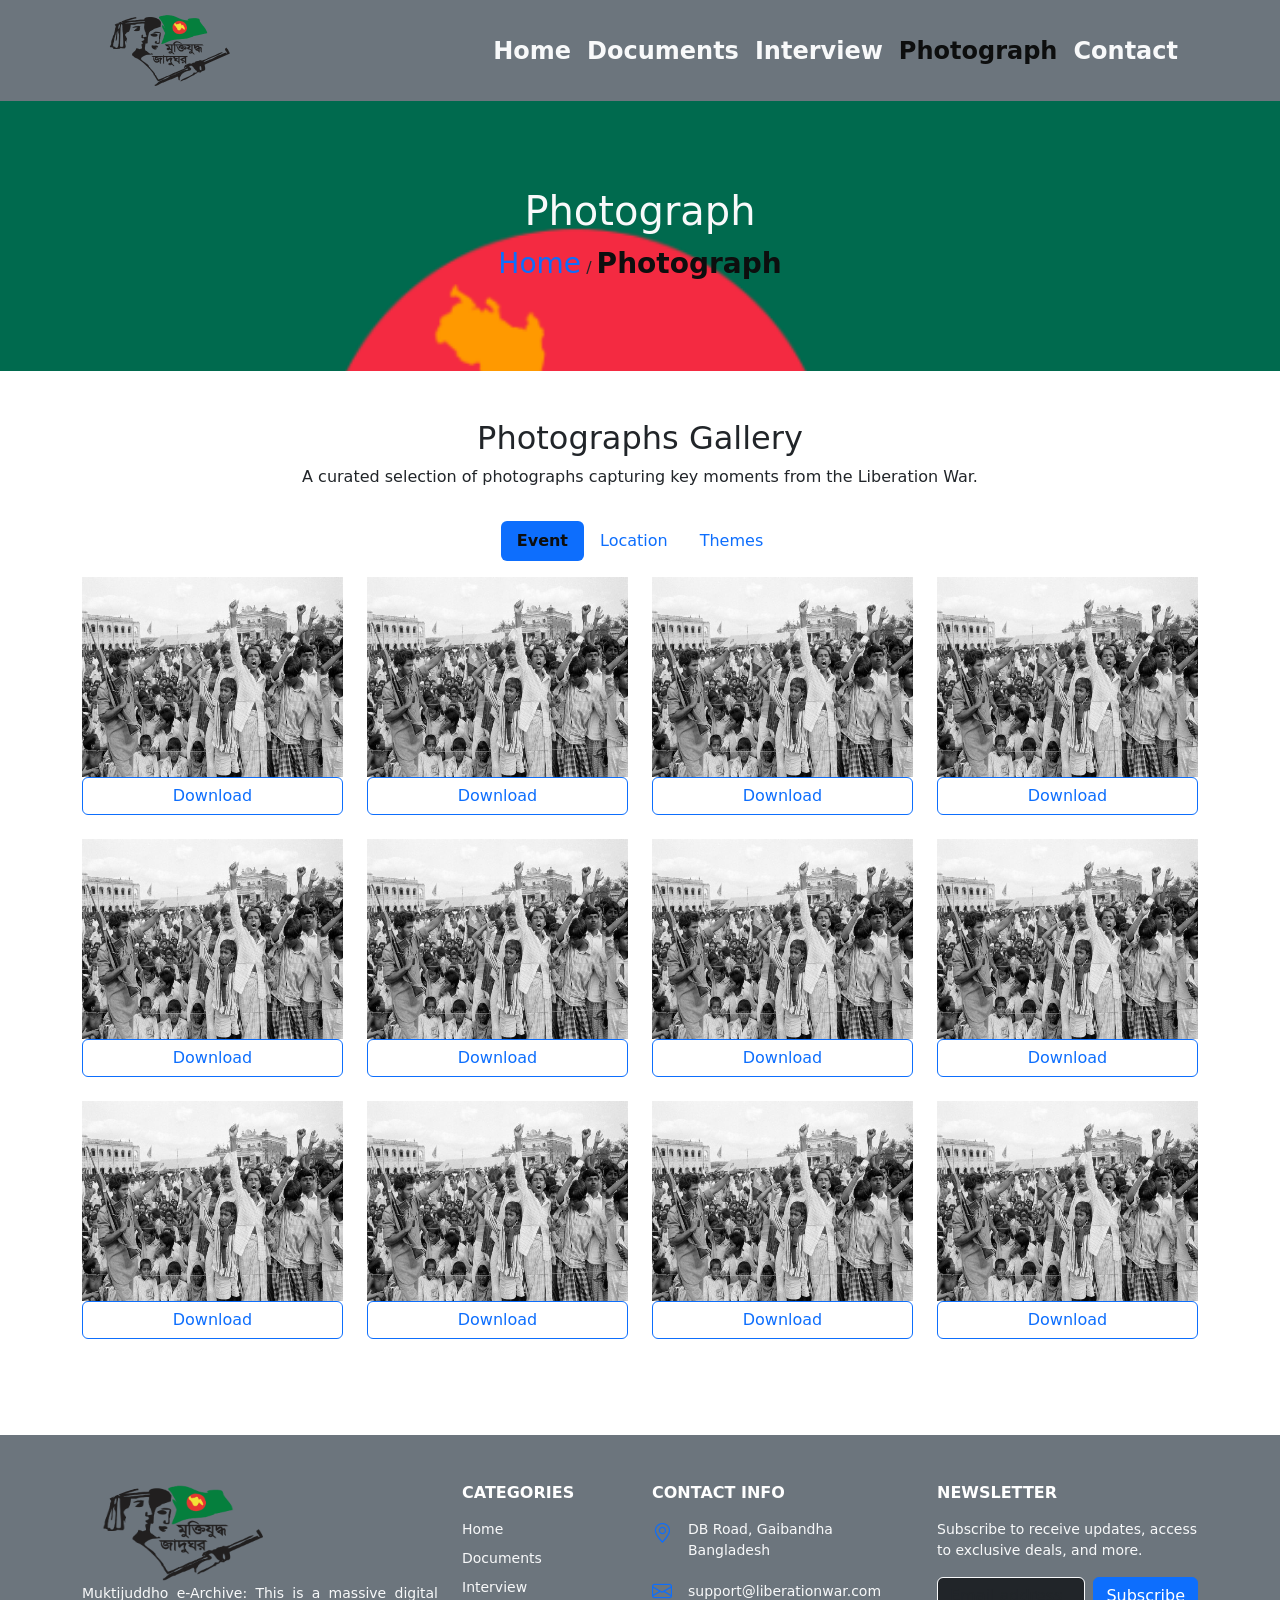
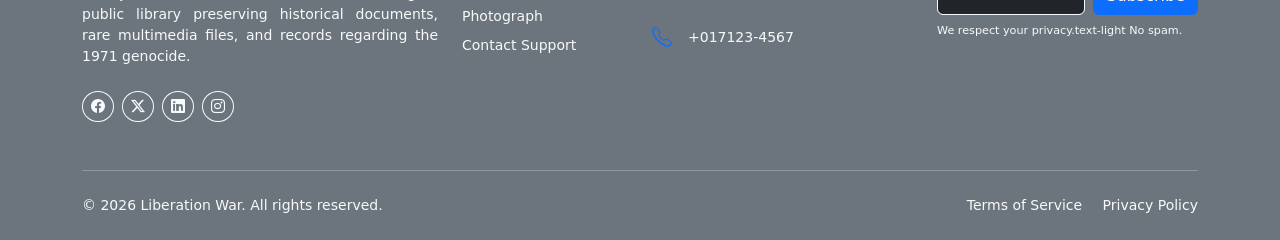
<file: photograph.html>
<!doctype html>
<html lang="en">
    <head>
        <meta charset="utf-8">
        <meta name="viewport" content="width=device-width, initial-scale=1">
        <title>Liberation War</title>
        <link
            href="https://cdn.jsdelivr.net/npm/bootstrap@5.3.8/dist/css/bootstrap.min.css"
            rel="stylesheet"
            integrity="sha384-sRIl4kxILFvY47J16cr9ZwB07vP4J8+LH7qKQnuqkuIAvNWLzeN8tE5YBujZqJLB"
            crossorigin="anonymous">

        <!-- custom css link here -->
        <link rel="stylesheet" href="assets/css/style.css">
        <!-- bs icon here -->
        <link rel="stylesheet"
            href="https://cdn.jsdelivr.net/npm/bootstrap-icons@1.13.1/font/bootstrap-icons.min.css">
    </head>
    <body>
        <header id="header-section" class="bg-secondary">
            <div class="container">
                <nav class="navbar navbar-expand-lg">
                    <div class="container">
                        <a class="navbar-brand" href="#"><img
                                src="assets/img/large-logo.png" alt></a>
                        <button class="navbar-toggler" type="button"
                            data-bs-toggle="collapse"
                            data-bs-target="#navbarNav"
                            aria-controls="navbarNav" aria-expanded="false"
                            aria-label="Toggle navigation">
                            <span class="navbar-toggler-icon"></span>
                        </button>
                        <div class="collapse navbar-collapse" id="navbarNav">
                            <ul class="navbar-nav ms-auto">
                                <li class="nav-item">
                                    <a class="nav-link  text-light fs-4"
                                        aria-current="page"
                                        href="index.html">Home</a>
                                </li>
                                <li class="nav-item">
                                    <a class="nav-link text-light fs-4"
                                        href="document.html">Documents</a>
                                </li>
                                <li class="nav-item">
                                    <a class="nav-link text-light fs-4"
                                        href="interview.html">Interview</a>
                                </li>
                                <li class="nav-item">
                                    <a class="nav-link text-light fs-4 active"
                                        href="photograph.html">Photograph</a>
                                </li>
                                <li class="nav-item">
                                    <a class="nav-link text-light fs-4"
                                        href="contact.html">Contact</a>
                                </li>

                            </ul>
                        </div>
                    </div>
                </nav>
            </div>
        </header>

        <main>
            <section id="breadcumb">
                <div class="text-center align-items-center">
                    <h2 class="text-light fs-1">Photograph</h2>
                    <a href="index.html"
                        class="text-decoration-none fs-3 ">Home</a>
                    <span>/</span> <a href="photograph.html"
                        class="text-decoration-none fs-3 active">Photograph</a>
                </div>
            </section>

            <section id="Gallery" class="py-5 overflow-hidden">
                <div class="container">
                    <div class="text-center pb-3">
                        <h2>Photographs Gallery</h2>
                        <p>A curated selection of photographs capturing key moments from the Liberation War.</p>
                    </div>
        
                    <ul class="nav nav-pills justify-content-center mb-3"
                        id="pills-tab"
                        role="tablist">
                        <li class="nav-item" role="presentation">
                            <button class="nav-link active" id="pills-home-tab"
                                data-bs-toggle="pill"
                                data-bs-target="#pills-home" type="button"
                                role="tab" aria-controls="pills-home"
                                aria-selected="true">Event</button>
                        </li>
                        <li class="nav-item" role="presentation">
                            <button class="nav-link" id="pills-profile-tab"
                                data-bs-toggle="pill"
                                data-bs-target="#pills-profile" type="button"
                                role="tab" aria-controls="pills-profile"
                                aria-selected="false">Location</button>
                        </li>
                        <li class="nav-item" role="presentation">
                            <button class="nav-link" id="pills-contact-tab"
                                data-bs-toggle="pill"
                                data-bs-target="#pills-contact" type="button"
                                role="tab" aria-controls="pills-contact"
                                aria-selected="false">Themes</button>
                        </li>
                    </ul>
                    <div class="tab-content" id="pills-tabContent">
                        <div class="tab-pane fade show active" id="pills-home"
                            role="tabpanel" aria-labelledby="pills-home-tab"
                            tabindex="0">

                            <div class="row gy-4">
                                <div class="col-md-3 col-sm-12">
                                    <div>
                                        <img src="assets/img/photo 1.jpg" alt class="w-100">
                                    </div>
                                    <div class="text-center "><a href
                                            class="btn btn-outline-primary w-100" download="assets/img/photo 1.jpg">Download</a></div>
                                </div>


                                <div class="col-md-3 col-sm-12">
                                    <div>
                                        <img src="assets/img/photo 1.jpg" alt class="w-100">
                                    </div>
                                    <div class="text-center "><a href
                                            class="btn btn-outline-primary w-100" download="assets/img/photo 1.jpg">Download</a></div>
                                </div>



                                <div class="col-md-3 col-sm-12">
                                    <div>
                                        <img src="assets/img/photo 1.jpg" alt class="w-100">
                                    </div>
                                    <div class="text-center "><a href
                                            class="btn btn-outline-primary w-100" download="assets/img/photo 1.jpg">Download</a></div>
                                </div>



                                <div class="col-md-3 col-sm-12">
                                    <div>
                                        <img src="assets/img/photo 1.jpg" alt class="w-100">
                                    </div>
                                    <div class="text-center "><a href
                                            class="btn btn-outline-primary w-100" download="assets/img/photo 1.jpg">Download</a></div>
                                </div>




                                <div class="col-md-3 col-sm-12">
                                    <div>
                                        <img src="assets/img/photo 1.jpg" alt class="w-100">
                                    </div>
                                    <div class="text-center "><a href
                                            class="btn btn-outline-primary w-100" download="assets/img/photo 1.jpg">Download</a></div>
                                </div>



                                <div class="col-md-3 col-sm-12">
                                    <div>
                                        <img src="assets/img/photo 1.jpg" alt class="w-100">
                                    </div>
                                    <div class="text-center "><a href
                                            class="btn btn-outline-primary w-100" download="assets/img/photo 1.jpg">Download</a></div>
                                </div>




                                <div class="col-md-3 col-sm-12">
                                    <div>
                                        <img src="assets/img/photo 1.jpg" alt class="w-100">
                                    </div>
                                    <div class="text-center "><a href
                                            class="btn btn-outline-primary w-100" download="assets/img/photo 1.jpg">Download</a></div>
                                </div>



                                <div class="col-md-3 col-sm-12">
                                    <div>
                                        <img src="assets/img/photo 1.jpg" alt class="w-100">
                                    </div>
                                    <div class="text-center "><a href
                                            class="btn btn-outline-primary w-100" download="assets/img/photo 1.jpg">Download</a></div>
                                </div>


                                <div class="col-md-3 col-sm-12">
                                    <div>
                                        <img src="assets/img/photo 1.jpg" alt class="w-100">
                                    </div>
                                    <div class="text-center "><a href
                                            class="btn btn-outline-primary w-100" download="assets/img/photo 1.jpg">Download</a></div>
                                </div>


                                <div class="col-md-3 col-sm-12">
                                    <div>
                                        <img src="assets/img/photo 1.jpg" alt class="w-100">
                                    </div>
                                    <div class="text-center "><a href
                                            class="btn btn-outline-primary w-100" download="assets/img/photo 1.jpg">Download</a></div>
                                </div>




                                <div class="col-md-3 col-sm-12">
                                    <div>
                                        <img src="assets/img/photo 1.jpg" alt class="w-100">
                                    </div>
                                    <div class="text-center "><a href
                                            class="btn btn-outline-primary w-100" download="assets/img/photo 1.jpg">Download</a></div>
                                </div>


                                <div class="col-md-3 col-sm-12">
                                    <div>
                                        <img src="assets/img/photo 1.jpg" alt class="w-100">
                                    </div>
                                    <div class="text-center "><a href
                                            class="btn btn-outline-primary w-100" download="assets/img/photo 1.jpg">Download</a></div>
                                </div>
                            </div>

                        </div>
                        <div class="tab-pane fade" id="pills-profile"
                            role="tabpanel" aria-labelledby="pills-profile-tab"
                            tabindex="0">
                            <div class="row gy-4">
                                <div class="col-md-3 col-sm-12 ">
                                    <div>
                                        <img src="assets/img/photo 2.jpg" alt class="w-100 ">
                                    </div>
                                    <div class="text-center "><a href
                                            class="btn btn-outline-primary w-100" download="assets/img/photo 1.jpg">Download</a></div>
                                </div>


                                <div class="col-md-3 col-sm-12">
                                    <div>
                                        <img src="assets/img/photo 1.jpg" alt class="w-100">
                                    </div>
                                    <div class="text-center "><a href
                                            class="btn btn-outline-primary w-100" download="assets/img/photo 1.jpg">Download</a></div>
                                </div>


                                 <div class="col-md-3 col-sm-12">
                                    <div>
                                        <img src="assets/img/photo 2.jpg" alt class="w-100">
                                    </div>
                                    <div class="text-center "><a href
                                            class="btn btn-outline-primary w-100" download="assets/img/photo 1.jpg">Download</a></div>
                                </div>



                                 <div class="col-md-3 col-sm-12">
                                    <div>
                                        <img src="assets/img/photo 5.jpg" alt class="w-100">
                                    </div>
                                    <div class="text-center "><a href
                                            class="btn btn-outline-primary w-100" download="assets/img/photo 1.jpg">Download</a></div>
                                </div>


                                <div class="col-md-3 col-sm-12">
                                    <div>
                                        <img src="assets/img/photo 2.jpg" alt class="w-100">
                                    </div>
                                    <div class="text-center "><a href
                                            class="btn btn-outline-primary w-100" download="assets/img/photo 1.jpg">Download</a></div>
                                </div>


                                <div class="col-md-3 col-sm-12">
                                    <div>
                                        <img src="assets/img/photo 2.jpg" alt class="w-100">
                                    </div>
                                    <div class="text-center "><a href
                                            class="btn btn-outline-primary w-100" download="assets/img/photo 1.jpg">Download</a></div>
                                </div>



                                 <div class="col-md-3 col-sm-12">
                                    <div>
                                        <img src="assets/img/photo 5.jpg" alt class="w-100">
                                    </div>
                                    <div class="text-center "><a href
                                            class="btn btn-outline-primary w-100" download="assets/img/photo 1.jpg">Download</a></div>
                                </div>


                                <div class="col-md-3 col-sm-12">
                                    <div>
                                        <img src="assets/img/photo 2.jpg" alt class="w-100">
                                    </div>
                                    <div class="text-center "><a href
                                            class="btn btn-outline-primary w-100" download="assets/img/photo 1.jpg">Download</a></div>
                                </div>

                            </div>
                        
                        </div>
                        <div class="tab-pane fade" id="pills-contact"
                            role="tabpanel" aria-labelledby="pills-contact-tab"
                            tabindex="0">
                            <div class="row gy-4">
                                <div class="col-md-3 col-sm-12">
                                    <div>
                                        <img src="assets/img/photo 5.jpg" class="w-100">
                                    </div>
                                    <div class="text-center "><a href
                                            class="btn btn-outline-primary w-100" download="assets/img/photo 1.jpg">Download</a></div>
                                </div>


                                <div class="col-md-3 col-sm-12">
                                    <div>
                                        <img src="assets/img/photo 7.webp" alt class="w-100">
                                    </div>
                                    <div class="text-center "><a href
                                            class="btn btn-outline-primary w-100" download="assets/img/photo 1.jpg">Download</a></div>
                                </div>


                                <div class="col-md-3 col-sm-12">
                                    <div>
                                        <img src="assets/img/photo 8.jpg" alt class="w-100">
                                    </div>
                                    <div class="text-center "><a href
                                            class="btn btn-outline-primary w-100" download="assets/img/photo 1.jpg">Download</a></div>
                                </div>


                                <div class="col-md-3 col-sm-12">
                                    <div>
                                        <img src="assets/img/photo 4.avif" alt class="w-100">
                                    </div>
                                    <div class="text-center "><a href
                                            class="btn btn-outline-primary w-100" download="assets/img/photo 1.jpg">Download</a></div>
                                </div>


                                <div class="col-md-3 col-sm-12">
                                    <div>
                                        <img src="assets/img/photo 5.jpg" alt class="w-100">
                                    </div>
                                    <div class="text-center "><a href
                                            class="btn btn-outline-primary w-100" download="assets/img/photo 1.jpg">Download</a></div>
                                </div>


                                <div class="col-md-3 col-sm-12">
                                    <div>
                                        <img src="assets/img/photo 7.webp" alt class="w-100">
                                    </div>
                                    <div class="text-center "><a href
                                            class="btn btn-outline-primary w-100" download="assets/img/photo 1.jpg">Download</a></div>
                                </div>


                                <div class="col-md-3 col-sm-12">
                                    <div>
                                        <img src="assets/img/photo 8.jpg" alt class="w-100">
                                    </div>
                                    <div class="text-center "><a href
                                            class="btn btn-outline-primary w-100" download="assets/img/photo 1.jpg">Download</a></div>
                                </div>


                                <div class="col-md-3 col-sm-12">
                                    <div>
                                        <img src="assets/img/photo 4.avif" alt class="w-100">
                                    </div>
                                    <div class="text-center "><a href
                                            class="btn btn-outline-primary w-100" download="assets/img/photo 1.jpg">Download</a></div>
                                </div>
                            </div>
                        
                        </div>

                    </div>
                </div>
            </section>

        </main>

        <!-- Big Custom Footer -->
        <footer class="bg-secondary text-light pt-5 pb-4 mt-5">
            <div class="container">
                <div class="row gy-5">

                    <!-- Column 1: Brand & About -->
                    <div class="col-lg-4 col-md-6">
                        <img src="assets/img/large-logo.png" alt>
                        <p class="text-light small mb-4 "
                            style="text-align: justify;">Muktijuddho e-Archive:
                            This is a massive digital public library preserving
                            historical documents, rare multimedia files, and
                            records regarding the 1971 genocide.</p>
                        <div class="d-flex gap-2">
                            <a href="#"
                                class="btn btn-sm btn-outline-light rounded-circle"><i
                                    class="bi bi-facebook"></i></a>
                            <a href="#"
                                class="btn btn-sm btn-outline-light rounded-circle"><i
                                    class="bi bi-twitter-x"></i></a>
                            <a href="#"
                                class="btn btn-sm btn-outline-light rounded-circle"><i
                                    class="bi bi-linkedin"></i></a>
                            <a href="#"
                                class="btn btn-sm btn-outline-light rounded-circle"><i
                                    class="bi bi-instagram"></i></a>
                        </div>
                    </div>

                    <!-- Column 2: Quick Links -->
                    <div class="col-lg-2 col-md-6">
                        <h6
                            class="text-white mb-3 text-uppercase fw-bold tracking-wide">Categories</h6>
                        <ul
                            class="list-unstyled small text-light d-flex flex-column gap-2">
                            <li><a href="#"
                                    class="text-light text-decoration-none hover-white transition-all">Home</a></li>
                            <li><a href="#"
                                    class="text-light text-decoration-none hover-white transition-all">Documents</a></li>
                            <li><a href="#"
                                    class="text-light text-decoration-none hover-white transition-all">Interview</a></li>
                            <li><a href="#"
                                    class="text-light text-decoration-none hover-white transition-all">Photograph</a></li>
                            <li><a href="#"
                                    class="text-light text-decoration-none hover-white transition-all">Contact
                                    Support</a></li>
                        </ul>
                    </div>

                    <!-- Column 3: Contact Info -->
                    <div class="col-lg-3 col-md-6">
                        <h6
                            class="text-white mb-3 text-uppercase fw-bold tracking-wide">Contact
                            Info</h6>
                        <ul
                            class="list-unstyled small text-light d-flex flex-column gap-3">
                            <li class="d-flex gap-3 align-items-start">
                                <i class="bi bi-geo-alt fs-5 text-primary"></i>
                                <span>DB Road, Gaibandha<br>Bangladesh
                                </span>
                            </li>
                            <li class="d-flex gap-3 align-items-center">
                                <i class="bi bi-envelope fs-5 text-primary"></i>
                                <span>support@liberationwar.com</span>
                            </li>
                            <li class="d-flex gap-3 align-items-center">
                                <i
                                    class="bi bi-telephone fs-5 text-primary"></i>
                                <span>+017123-4567</span>
                            </li>
                        </ul>
                    </div>

                    <!-- Column 4: Newsletter -->
                    <div class="col-lg-3 col-md-6">
                        <h6
                            class="text-white mb-3 text-uppercase fw-bold tracking-wide">Newsletter</h6>
                        <p class="text-light small mb-3">Subscribe to
                            receive updates, access to exclusive deals, and
                            more.</p>
                        <form class="d-flex gap-2">
                            <input type="email"
                                class="form-control bg-dark text-light border-light"
                                placeholder="Email address" required>
                            <button class="btn btn-primary"
                                type="submit">Subscribe</button>
                        </form>
                        <div class="form-text text-light mt-2"
                            style="font-size: 0.7rem;">We respect your
                            privacy.text-light
                            No spam.</div>
                    </div>

                </div>

                <!-- Simple Footer Copyright -->
                <hr class="border-light mt-5 mb-4">
                <div class="row align-items-center">
                    <div
                        class="col-md-6 text-center text-md-start small text-light mb-3 mb-md-0">
                        &copy; 2026 Liberation War. All rights reserved.
                    </div>
                    <div class="col-md-6 text-center text-md-end small">
                        <a href="#"
                            class="text-light text-decoration-none me-3 hover-white">Terms
                            of Service</a>
                        <a href="#"
                            class="text-light text-decoration-none hover-white">Privacy
                            Policy</a>
                    </div>
                </div>
            </div>
        </footer>

        <script
            src="https://cdn.jsdelivr.net/npm/bootstrap@5.3.8/dist/js/bootstrap.bundle.min.js"
            integrity="sha384-FKyoEForCGlyvwx9Hj09JcYn3nv7wiPVlz7YYwJrWVcXK/BmnVDxM+D2scQbITxI"
            crossorigin="anonymous"></script>
    </body>
</html>
</file>
<file: assets/css/style.css>
*{
    margin: 0;
    padding: 0;
    box-sizing: border-box;
}
#header-section img{
    width: 150px;
    height: 75px;
    border-radius: 50%;
}
footer .container .row img{
     width: 200px;
    height: 100px;
    border-radius: 50%;
}
#banner{
    background: rgba(26, 25, 25, 0.5) url("../img/Banner.jpg");
    height: 80vh;
    background-repeat: no-repeat;
    background-size: cover;
    background-blend-mode: multiply;
}
#banner{
    display: flex;
    align-items: center;
    color: white;
}
#Heighlight .card:hover{
    background-color:aquamarine;
    transition: 0.3s ease;
}

#photograph img{
    height: 200px;
}

#documents img{
    height: 300px;
}
.card:hover{
    background-color: aquamarine;
    transition: 0.3s ease;
}

#breadcumb{
    background-image: url(../img/breadcumb.png);
    height: 30vh;
    background-repeat: no-repeat;
    background-size: cover;
    display: flex;
    align-items: center;
    justify-content: center;
}
#historical img{
    height: 350px;
    
}

 .card-img{
    overflow: hidden;
    transition: 0.5s ease;
}
 .card:hover .card-img img{
    transform: scale(1.10);
    overflow: hidden;
}
.card-img img{
    height: 350px;

}
#Gallery img{
    height: 200px;
    overflow: hidden;
    transition: 0.3s ease;
}

/* #Gallery img:hover{
    transform: scale(1.1);
    overflow: hidden;
} */

.active {
    color: rgb(13, 14, 14) !important;
    font-weight: bold;
}
#header-section li a:hover {
    color:rgb(19, 19, 18) !important;
    font-weight: bold;
    overflow: hidden;
    border-bottom: black solid 2px;
}
#header-section li a{
    font-weight: bold;
}
#header-section{
    position: sticky;
    top: 0;
    z-index: 999;
}
</file>
